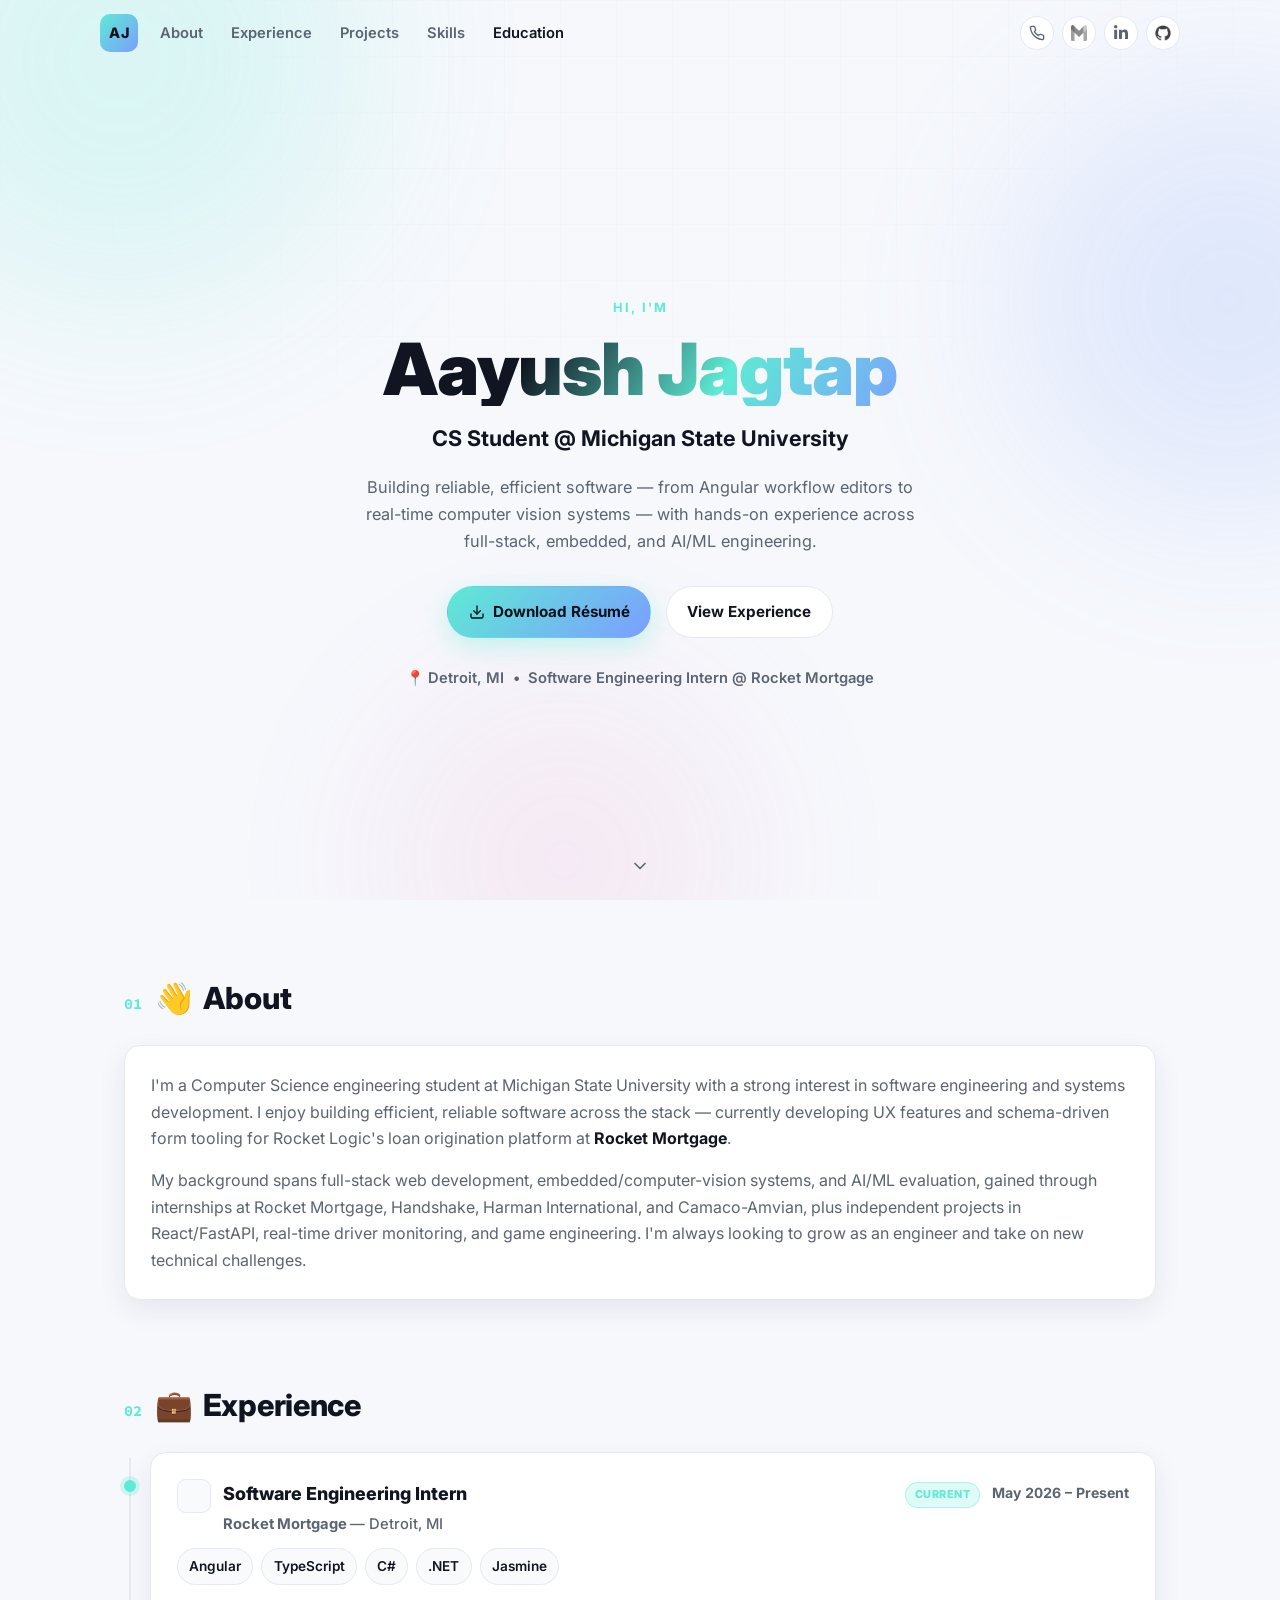
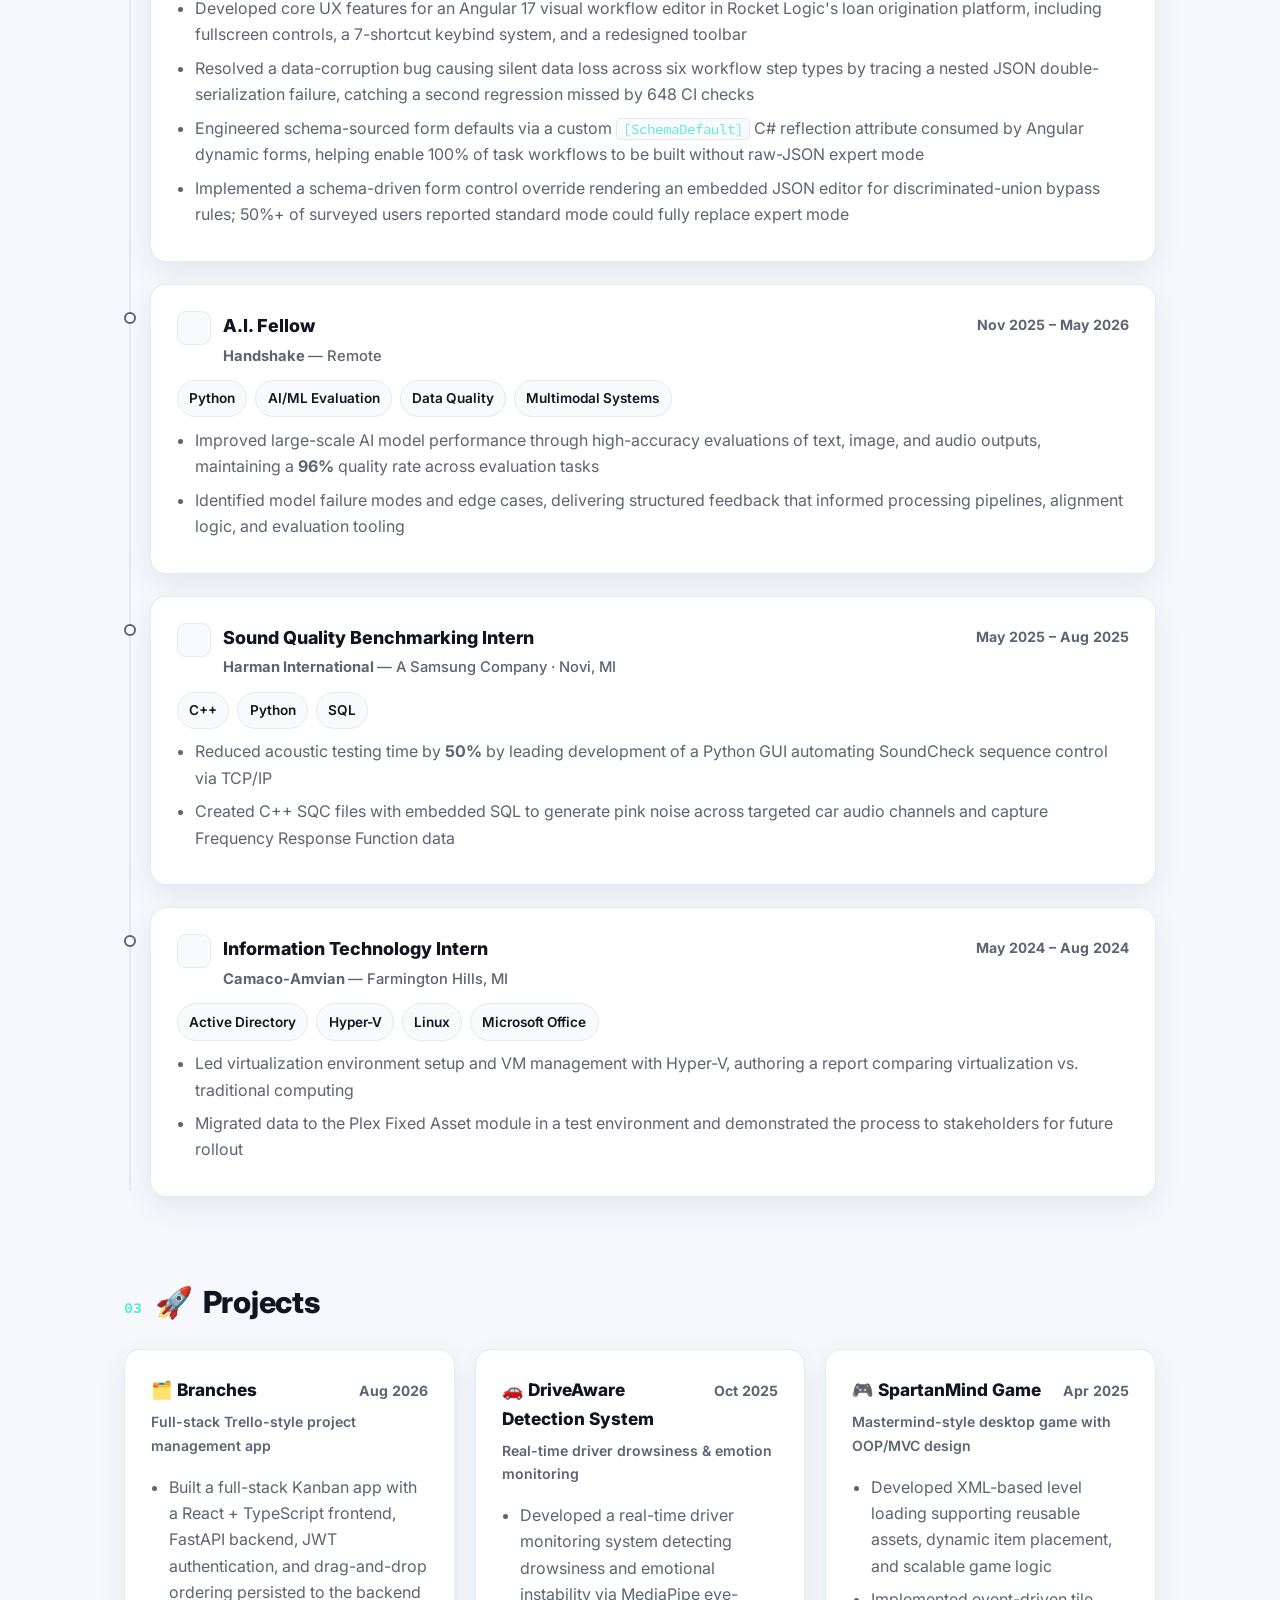
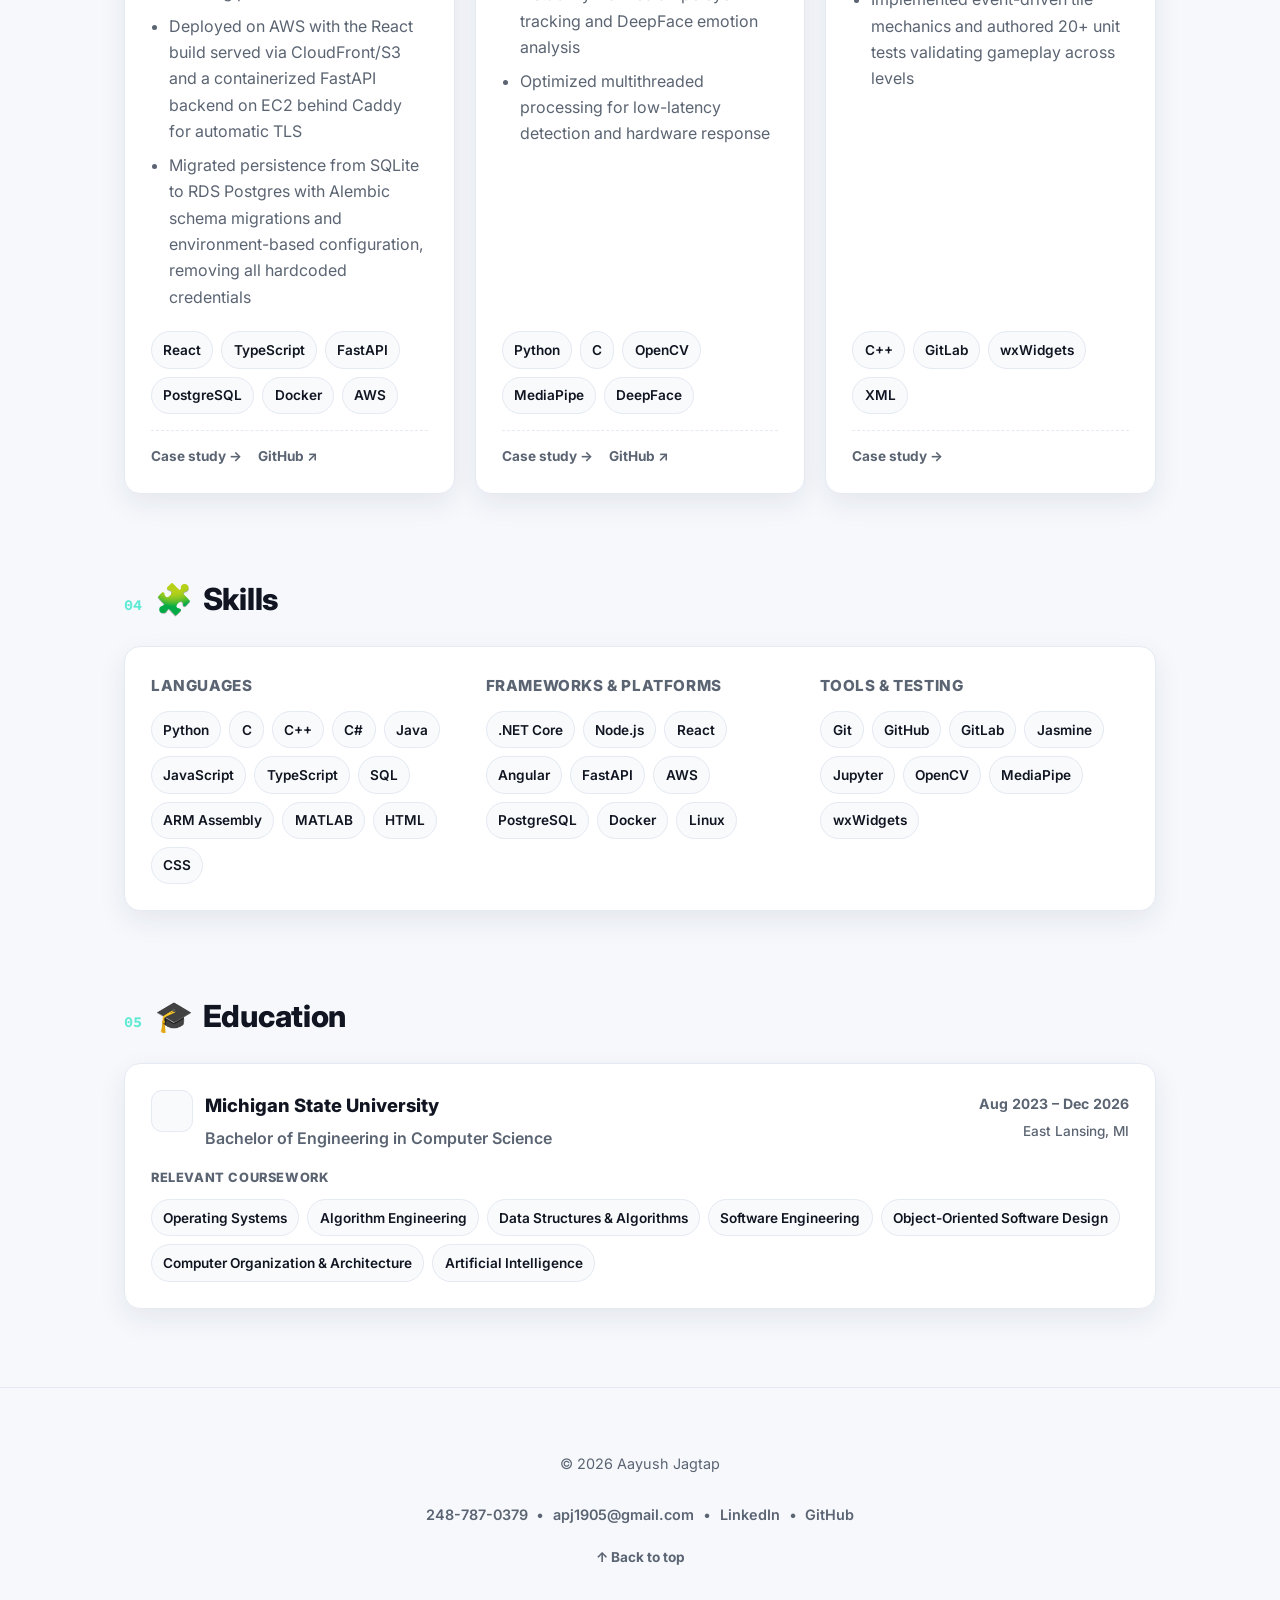
<file: index.html>
<!doctype html>
<html lang="en">
<head>
  <meta charset="utf-8" />
  <meta name="viewport" content="width=device-width,initial-scale=1" />
  <title>Aayush Jagtap — Software Engineer</title>
  <meta name="description" content="Aayush Jagtap — Computer Science student at Michigan State University and Software Engineering Intern at Rocket Mortgage." />
  <meta name="color-scheme" content="light dark" />
  <meta name="theme-color" content="#f6f8fc" media="(prefers-color-scheme: light)" />
  <meta name="theme-color" content="#0a0e17" media="(prefers-color-scheme: dark)" />

  <link rel="preconnect" href="https://fonts.googleapis.com">
  <link rel="preconnect" href="https://fonts.gstatic.com" crossorigin>
  <link href="https://fonts.googleapis.com/css2?family=Inter:wght@400;500;600;700;800;900&family=Source+Code+Pro:wght@500&display=swap" rel="stylesheet">
  <link rel="stylesheet" href="styles.css?v=3" />
  <link rel="icon" href="data:image/svg+xml,%3Csvg xmlns='http://www.w3.org/2000/svg' viewBox='0 0 64 64'%3E%3Crect width='64' height='64' rx='14' fill='%230a0e17'/%3E%3Ctext x='32' y='42' font-family='Arial,Helvetica,sans-serif' font-weight='700' font-size='26' fill='%235eead4' text-anchor='middle'%3EAJ%3C/text%3E%3C/svg%3E">
</head>

<body>
  <a class="skip-link" href="#main">Skip to content</a>

  <div class="bg-decor" aria-hidden="true">
    <span class="orb orb-a"></span>
    <span class="orb orb-b"></span>
    <span class="orb orb-c"></span>
    <div class="grid-overlay"></div>
  </div>

  <header class="site-header" id="siteHeader">
    <div class="container header-inner">
      <a href="#hero" class="brand">AJ</a>

      <nav class="nav" aria-label="Sections">
        <a href="#about" data-nav>About</a>
        <a href="#experience" data-nav>Experience</a>
        <a href="#projects" data-nav>Projects</a>
        <a href="#skills" data-nav>Skills</a>
        <a href="#education" data-nav>Education</a>
      </nav>

      <div class="contact">
        <a href="tel:+12487870379" class="chip" aria-label="Phone" title="Call">
          <svg width="16" height="16" viewBox="0 0 24 24" fill="none" stroke="currentColor" stroke-width="2" stroke-linecap="round" stroke-linejoin="round"><path d="M22 16.92v3a2 2 0 0 1-2.18 2 19.79 19.79 0 0 1-8.63-3.07 19.5 19.5 0 0 1-6-6 19.79 19.79 0 0 1-3.07-8.67A2 2 0 0 1 4.11 2h3a2 2 0 0 1 2 1.72c.127.96.362 1.903.7 2.81a2 2 0 0 1-.45 2.11L8.09 9.91a16 16 0 0 0 6 6l1.27-1.27a2 2 0 0 1 2.11-.45c.907.338 1.85.573 2.81.7A2 2 0 0 1 22 16.92z"/></svg>
        </a>
        <a href="mailto:apj1905@gmail.com" class="chip" aria-label="Email" title="Email">
          <img src="gmail.png" alt="" width="16" height="16" />
        </a>
        <a href="https://www.linkedin.com/in/aayush-jagtap" class="chip" target="_blank" rel="noopener" aria-label="LinkedIn" title="LinkedIn">
          <svg width="16" height="16" viewBox="0 0 448 512" fill="currentColor"><path d="M100.28 448H7.4V148.9h92.88zm-46.44-340.7C24.1 107.3 0 83.2 0 53.6 0 24 24.1 0 53.6 0c29.5 0 53.6 24 53.6 53.6 0 29.6-24.1 53.7-53.6 53.7zM447.9 448h-92.4V304.1c0-34.2-.7-78.2-47.6-78.2-47.7 0-55 37.3-55 75.8V448H160V148.9h88.7v40.8h1.3c12.4-23.6 42.6-48.4 87.6-48.4 93.7 0 111.1 61.7 111.1 141.9V448z"/></svg>
        </a>
        <a href="https://github.com/aayushjagtap" class="chip" target="_blank" rel="noopener" aria-label="GitHub" title="GitHub">
          <img src="github.png" alt="" width="16" height="16" />
        </a>
      </div>

      <button class="nav-toggle" id="navToggle" aria-label="Toggle menu" aria-expanded="false">
        <span></span><span></span><span></span>
      </button>
    </div>
  </header>

  <main id="main">

    <!-- Hero -->
    <section id="hero" class="hero">
      <div class="container hero-inner">
        <p class="eyebrow reveal">Hi, I'm</p>
        <h1 class="name reveal">Aayush Jagtap</h1>
        <p class="tagline reveal">CS Student @ Michigan State University</p>
        <p class="hero-sub reveal">
          Building reliable, efficient software — from Angular workflow editors to real-time
          computer vision systems — with hands-on experience across full-stack, embedded,
          and AI/ML engineering.
        </p>
        <div class="hero-actions reveal">
          <a class="btn btn-primary" href="Aayush_Jagtap_Resume.pdf" target="_blank" rel="noopener">
            <svg width="16" height="16" viewBox="0 0 24 24" fill="none" stroke="currentColor" stroke-width="2" stroke-linecap="round" stroke-linejoin="round"><path d="M21 15v4a2 2 0 0 1-2 2H5a2 2 0 0 1-2-2v-4"/><polyline points="7 10 12 15 17 10"/><line x1="12" y1="15" x2="12" y2="3"/></svg>
            Download Résumé
          </a>
          <a class="btn btn-ghost" href="#experience">
            View Experience
          </a>
        </div>
        <div class="hero-meta reveal">
          <span>📍 Detroit, MI</span>
          <span class="dot">•</span>
          <span>Software Engineering Intern @ Rocket Mortgage</span>
        </div>
      </div>
      <a href="#about" class="scroll-cue" aria-label="Scroll down">
        <svg width="20" height="20" viewBox="0 0 24 24" fill="none" stroke="currentColor" stroke-width="2" stroke-linecap="round" stroke-linejoin="round"><polyline points="6 9 12 15 18 9"/></svg>
      </a>
    </section>

    <div class="container">
      <!-- About -->
      <section id="about" class="section reveal-section">
        <div class="section-head">
          <span class="section-index">01</span>
          <h2><span class="h2-emoji" aria-hidden="true">👋</span> About</h2>
        </div>
        <div class="card about-card">
          <p>
            I'm a Computer Science engineering student at Michigan State University with a strong
            interest in software engineering and systems development. I enjoy building efficient,
            reliable software across the stack — currently developing UX features and schema-driven
            form tooling for Rocket Logic's loan origination platform at <strong>Rocket Mortgage</strong>.
          </p>
          <p>
            My background spans full-stack web development, embedded/computer-vision systems, and
            AI/ML evaluation, gained through internships at Rocket Mortgage, Handshake, Harman
            International, and Camaco-Amvian, plus independent projects in React/FastAPI, real-time
            driver monitoring, and game engineering. I'm always looking to grow as an engineer and
            take on new technical challenges.
          </p>
        </div>
      </section>

      <!-- Experience -->
      <section id="experience" class="section reveal-section">
        <div class="section-head">
          <span class="section-index">02</span>
          <h2><span class="h2-emoji" aria-hidden="true">💼</span> Experience</h2>
        </div>

        <div class="timeline">

          <article class="tl-item">
            <div class="tl-dot current" aria-hidden="true"></div>
            <div class="card tl-card">
              <div class="tl-card-head">
                <div class="org-row">
                  <span class="org-logo" data-logo-domain="rocketmortgage.com" aria-hidden="true"></span>
                  <div>
                    <h3>Software Engineering Intern</h3>
                    <p class="org">Rocket Mortgage <span class="muted">— Detroit, MI</span></p>
                  </div>
                </div>
                <div class="meta">
                  <span class="badge badge-current">Current</span>
                  <time class="date-range">May 2026 – Present</time>
                </div>
              </div>
              <ul class="tags tags-tech">
                <li>Angular</li><li>TypeScript</li><li>C#</li><li>.NET</li><li>Jasmine</li>
              </ul>
              <ul class="bullets">
                <li>Developed core UX features for an Angular 17 visual workflow editor in Rocket Logic's loan origination platform, including fullscreen controls, a 7-shortcut keybind system, and a redesigned toolbar</li>
                <li>Resolved a data-corruption bug causing silent data loss across six workflow step types by tracing a nested JSON double-serialization failure, catching a second regression missed by 648 CI checks</li>
                <li>Engineered schema-sourced form defaults via a custom <code>[SchemaDefault]</code> C# reflection attribute consumed by Angular dynamic forms, helping enable 100% of task workflows to be built without raw-JSON expert mode</li>
                <li>Implemented a schema-driven form control override rendering an embedded JSON editor for discriminated-union bypass rules; 50%+ of surveyed users reported standard mode could fully replace expert mode</li>
              </ul>
            </div>
          </article>

          <article class="tl-item">
            <div class="tl-dot" aria-hidden="true"></div>
            <div class="card tl-card">
              <div class="tl-card-head">
                <div class="org-row">
                  <span class="org-logo" data-logo-domain="joinhandshake.com" aria-hidden="true"></span>
                  <div>
                    <h3>A.I. Fellow</h3>
                    <p class="org">Handshake <span class="muted">— Remote</span></p>
                  </div>
                </div>
                <div class="meta">
                  <time class="date-range">Nov 2025 – May 2026</time>
                </div>
              </div>
              <ul class="tags tags-tech">
                <li>Python</li><li>AI/ML Evaluation</li><li>Data Quality</li><li>Multimodal Systems</li>
              </ul>
              <ul class="bullets">
                <li>Improved large-scale AI model performance through high-accuracy evaluations of text, image, and audio outputs, maintaining a <strong>96%</strong> quality rate across evaluation tasks</li>
                <li>Identified model failure modes and edge cases, delivering structured feedback that informed processing pipelines, alignment logic, and evaluation tooling</li>
              </ul>
            </div>
          </article>

          <article class="tl-item">
            <div class="tl-dot" aria-hidden="true"></div>
            <div class="card tl-card">
              <div class="tl-card-head">
                <div class="org-row">
                  <span class="org-logo" data-logo-domain="harman.com" aria-hidden="true"></span>
                  <div>
                    <h3>Sound Quality Benchmarking Intern</h3>
                    <p class="org">Harman International <span class="muted">— A Samsung Company · Novi, MI</span></p>
                  </div>
                </div>
                <div class="meta">
                  <time class="date-range">May 2025 – Aug 2025</time>
                </div>
              </div>
              <ul class="tags tags-tech">
                <li>C++</li><li>Python</li><li>SQL</li>
              </ul>
              <ul class="bullets">
                <li>Reduced acoustic testing time by <strong>50%</strong> by leading development of a Python GUI automating SoundCheck sequence control via TCP/IP</li>
                <li>Created C++ SQC files with embedded SQL to generate pink noise across targeted car audio channels and capture Frequency Response Function data</li>
              </ul>
            </div>
          </article>

          <article class="tl-item">
            <div class="tl-dot" aria-hidden="true"></div>
            <div class="card tl-card">
              <div class="tl-card-head">
                <div class="org-row">
                  <span class="org-logo" data-logo-domain="camaco.com" aria-hidden="true"></span>
                  <div>
                    <h3>Information Technology Intern</h3>
                    <p class="org">Camaco-Amvian <span class="muted">— Farmington Hills, MI</span></p>
                  </div>
                </div>
                <div class="meta">
                  <time class="date-range">May 2024 – Aug 2024</time>
                </div>
              </div>
              <ul class="tags tags-tech">
                <li>Active Directory</li><li>Hyper-V</li><li>Linux</li><li>Microsoft Office</li>
              </ul>
              <ul class="bullets">
                <li>Led virtualization environment setup and VM management with Hyper-V, authoring a report comparing virtualization vs. traditional computing</li>
                <li>Migrated data to the Plex Fixed Asset module in a test environment and demonstrated the process to stakeholders for future rollout</li>
              </ul>
            </div>
          </article>

        </div>
      </section>

      <!-- Projects -->
      <section id="projects" class="section reveal-section">
        <div class="section-head">
          <span class="section-index">03</span>
          <h2><span class="h2-emoji" aria-hidden="true">🚀</span> Projects</h2>
        </div>

        <div class="projects-grid">
          <article class="card project-card">
            <div class="project-head">
              <h3><a href="projects/branches.html">🗂️ Branches</a></h3>
              <time class="date-range">Aug 2026</time>
            </div>
            <p class="project-sub">Full-stack Trello-style project management app</p>
            <ul class="bullets">
              <li>Built a full-stack Kanban app with a React + TypeScript frontend, FastAPI backend, JWT authentication, and drag-and-drop ordering persisted to the backend</li>
              <li>Deployed on AWS with the React build served via CloudFront/S3 and a containerized FastAPI backend on EC2 behind Caddy for automatic TLS</li>
              <li>Migrated persistence from SQLite to RDS Postgres with Alembic schema migrations and environment-based configuration, removing all hardcoded credentials</li>
            </ul>
            <ul class="tags tags-tech">
              <li>React</li><li>TypeScript</li><li>FastAPI</li><li>PostgreSQL</li><li>Docker</li><li>AWS</li>
            </ul>
            <div class="project-links">
              <a class="project-link" href="projects/branches.html">Case study →</a>
              <a class="project-link" href="https://github.com/aayushjagtap/branches" target="_blank" rel="noopener">GitHub ↗</a>
            </div>
          </article>

          <article class="card project-card">
            <div class="project-head">
              <h3><a href="projects/driveaware.html">🚗 DriveAware Detection System</a></h3>
              <time class="date-range">Oct 2025</time>
            </div>
            <p class="project-sub">Real-time driver drowsiness &amp; emotion monitoring</p>
            <ul class="bullets">
              <li>Developed a real-time driver monitoring system detecting drowsiness and emotional instability via MediaPipe eye-tracking and DeepFace emotion analysis</li>
              <li>Optimized multithreaded processing for low-latency detection and hardware response</li>
            </ul>
            <ul class="tags tags-tech">
              <li>Python</li><li>C</li><li>OpenCV</li><li>MediaPipe</li><li>DeepFace</li>
            </ul>
            <div class="project-links">
              <a class="project-link" href="projects/driveaware.html">Case study →</a>
              <a class="project-link" href="https://github.com/Nick-McComb/Automotive-Expression-Detector" target="_blank" rel="noopener">GitHub ↗</a>
            </div>
          </article>

          <article class="card project-card">
            <div class="project-head">
              <h3><a href="projects/spartanmind.html">🎮 SpartanMind Game</a></h3>
              <time class="date-range">Apr 2025</time>
            </div>
            <p class="project-sub">Mastermind-style desktop game with OOP/MVC design</p>
            <ul class="bullets">
              <li>Developed XML-based level loading supporting reusable assets, dynamic item placement, and scalable game logic</li>
              <li>Implemented event-driven tile mechanics and authored 20+ unit tests validating gameplay across levels</li>
            </ul>
            <ul class="tags tags-tech">
              <li>C++</li><li>GitLab</li><li>wxWidgets</li><li>XML</li>
            </ul>
            <div class="project-links">
              <a class="project-link" href="projects/spartanmind.html">Case study →</a>
            </div>
          </article>
        </div>
      </section>

      <!-- Skills -->
      <section id="skills" class="section reveal-section">
        <div class="section-head">
          <span class="section-index">04</span>
          <h2><span class="h2-emoji" aria-hidden="true">🧩</span> Skills</h2>
        </div>

        <div class="card skills-card">
          <div class="skills-grid">
            <div class="skill-block">
              <h3>Languages</h3>
              <ul class="tags icon-tags" data-icons="python,c,cplusplus,csharp,java,javascript,typescript,html5,css3">
                <li data-icon="python">Python</li>
                <li data-icon="c">C</li>
                <li data-icon="cplusplus">C++</li>
                <li data-icon="csharp">C#</li>
                <li data-icon="java">Java</li>
                <li data-icon="javascript">JavaScript</li>
                <li data-icon="typescript">TypeScript</li>
                <li>SQL</li>
                <li>ARM Assembly</li>
                <li>MATLAB</li>
                <li data-icon="html5">HTML</li>
                <li data-icon="css3">CSS</li>
              </ul>
            </div>
            <div class="skill-block">
              <h3>Frameworks &amp; Platforms</h3>
              <ul class="tags icon-tags">
                <li data-icon="dotnet">.NET Core</li>
                <li data-icon="nodedotjs">Node.js</li>
                <li data-icon="react">React</li>
                <li data-icon="angular">Angular</li>
                <li data-icon="fastapi">FastAPI</li>
                <li data-icon="amazonaws">AWS</li>
                <li data-icon="postgresql">PostgreSQL</li>
                <li data-icon="docker">Docker</li>
                <li data-icon="linux">Linux</li>
              </ul>
            </div>
            <div class="skill-block">
              <h3>Tools &amp; Testing</h3>
              <ul class="tags icon-tags">
                <li data-icon="git">Git</li>
                <li data-icon="github">GitHub</li>
                <li data-icon="gitlab">GitLab</li>
                <li data-icon="jasmine">Jasmine</li>
                <li data-icon="jupyter">Jupyter</li>
                <li data-icon="opencv">OpenCV</li>
                <li>MediaPipe</li>
                <li>wxWidgets</li>
              </ul>
            </div>
          </div>
        </div>
      </section>

      <!-- Education -->
      <section id="education" class="section reveal-section">
        <div class="section-head">
          <span class="section-index">05</span>
          <h2><span class="h2-emoji" aria-hidden="true">🎓</span> Education</h2>
        </div>

        <div class="card edu-card">
          <div class="edu-head">
            <div class="org-row">
              <span class="org-logo org-logo-lg" data-logo-domain="msu.edu" aria-hidden="true"></span>
              <div>
                <h3>Michigan State University</h3>
                <p class="role">Bachelor of Engineering in Computer Science</p>
              </div>
            </div>
            <div class="meta">
              <time class="date-range">Aug 2023 – Dec 2026</time>
              <p class="muted loc">East Lansing, MI</p>
            </div>
          </div>
          <p class="courses-label muted">Relevant Coursework</p>
          <ul class="tags">
            <li>Operating Systems</li>
            <li>Algorithm Engineering</li>
            <li>Data Structures &amp; Algorithms</li>
            <li>Software Engineering</li>
            <li>Object-Oriented Software Design</li>
            <li>Computer Organization &amp; Architecture</li>
            <li>Artificial Intelligence</li>
          </ul>
        </div>
      </section>
    </div>
  </main>

  <footer class="site-footer">
    <div class="container footer-inner">
      <p>© <span id="year"></span> Aayush Jagtap</p>
      <div class="footer-links">
        <a href="tel:+12487870379">248-787-0379</a>
        <span class="dot">•</span>
        <a href="mailto:apj1905@gmail.com">apj1905@gmail.com</a>
        <span class="dot">•</span>
        <a href="https://www.linkedin.com/in/aayush-jagtap" target="_blank" rel="noopener">LinkedIn</a>
        <span class="dot">•</span>
        <a href="https://github.com/aayushjagtap" target="_blank" rel="noopener">GitHub</a>
      </div>
      <a href="#hero" class="back-to-top" aria-label="Back to top">↑ Back to top</a>
    </div>
  </footer>

  <script src="script.js?v=3"></script>
</body>
</html>
</file>
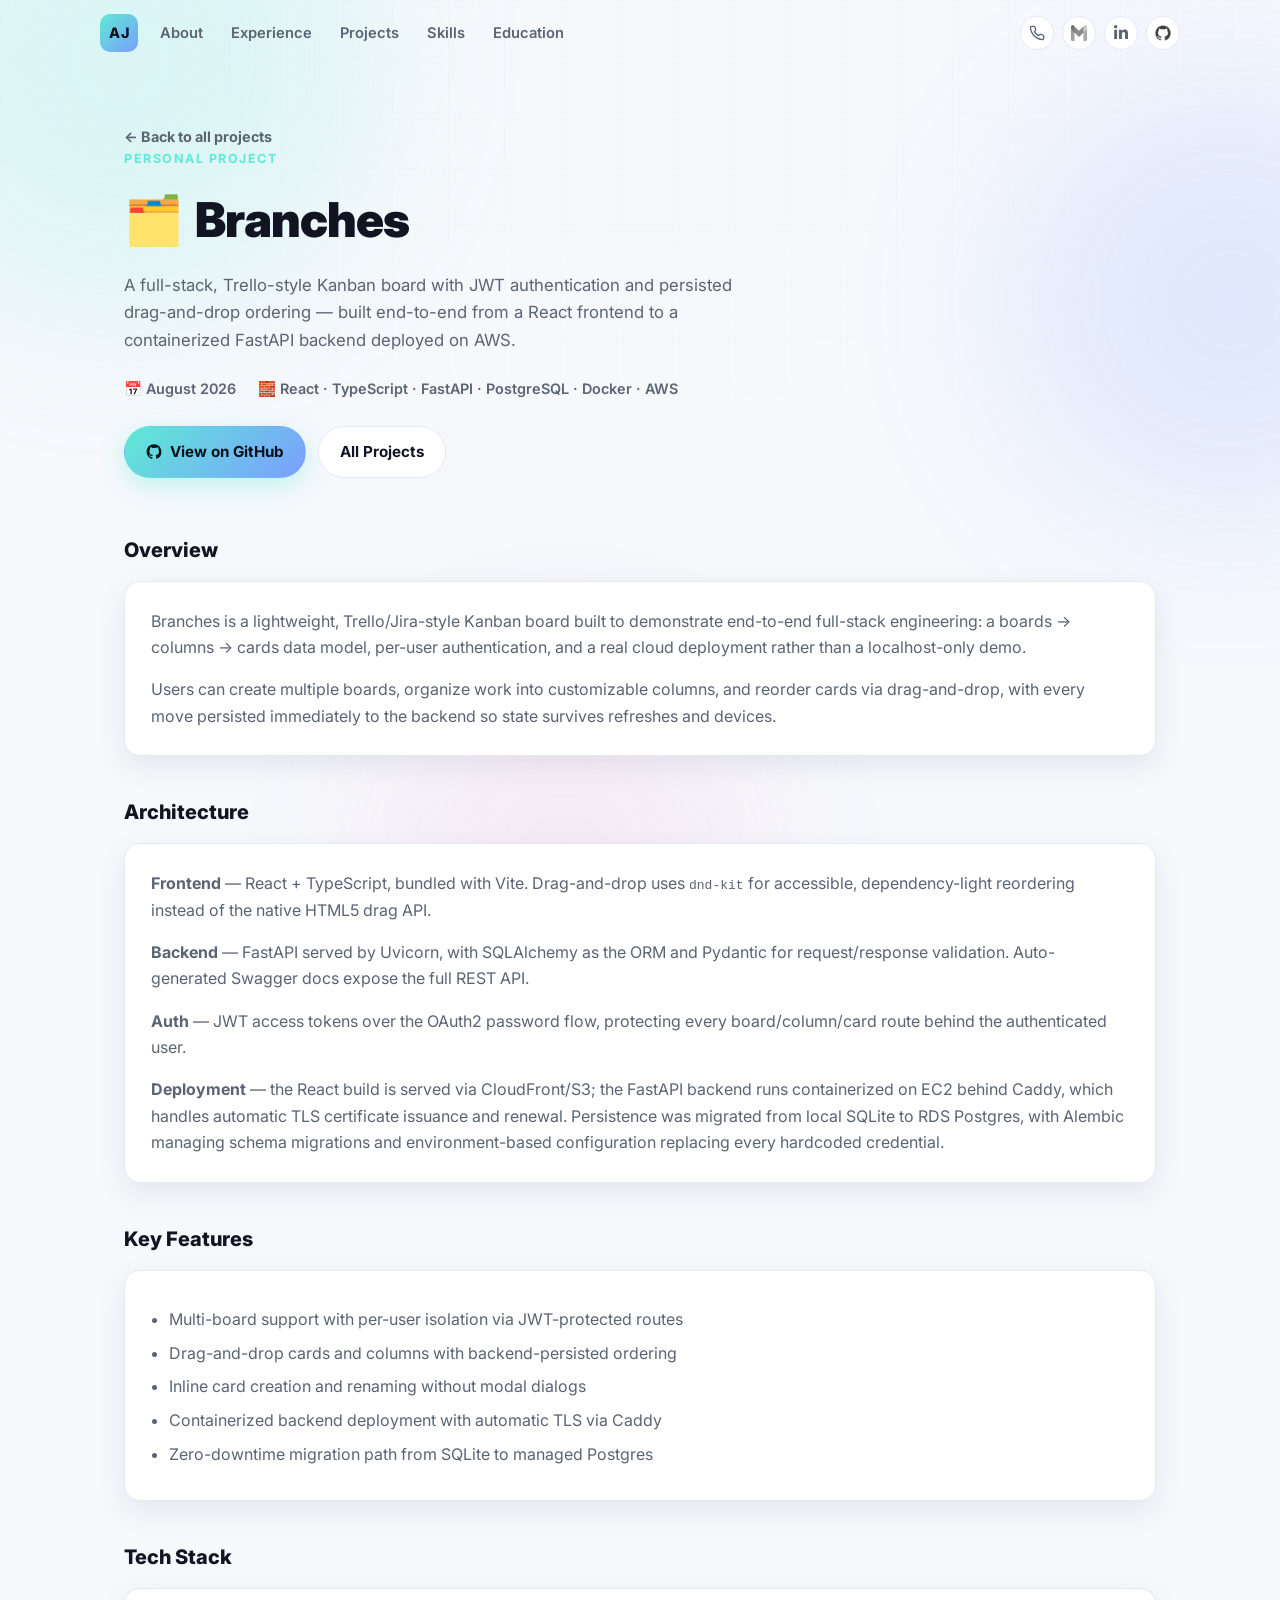
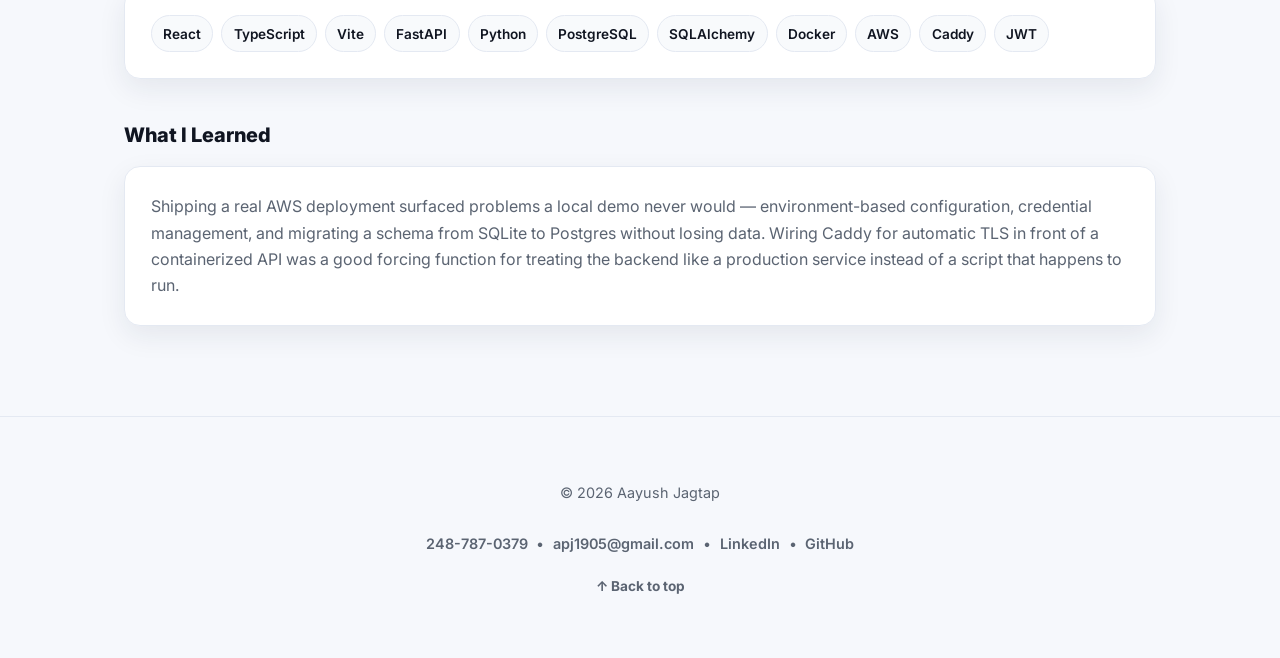
<file: projects/branches.html>
<!doctype html>
<html lang="en">
<head>
  <meta charset="utf-8" />
  <meta name="viewport" content="width=device-width,initial-scale=1" />
  <title>Branches — Aayush Jagtap</title>
  <meta name="description" content="Branches — a full-stack Trello-style Kanban board built with React, TypeScript, FastAPI, and deployed on AWS." />
  <meta name="color-scheme" content="light dark" />
  <meta name="theme-color" content="#f6f8fc" media="(prefers-color-scheme: light)" />
  <meta name="theme-color" content="#0a0e17" media="(prefers-color-scheme: dark)" />

  <link rel="preconnect" href="https://fonts.googleapis.com">
  <link rel="preconnect" href="https://fonts.gstatic.com" crossorigin>
  <link href="https://fonts.googleapis.com/css2?family=Inter:wght@400;500;600;700;800;900&family=Source+Code+Pro:wght@500&display=swap" rel="stylesheet">
  <link rel="stylesheet" href="../styles.css?v=3" />
  <link rel="icon" href="data:image/svg+xml,%3Csvg xmlns='http://www.w3.org/2000/svg' viewBox='0 0 64 64'%3E%3Crect width='64' height='64' rx='14' fill='%230a0e17'/%3E%3Ctext x='32' y='42' font-family='Arial,Helvetica,sans-serif' font-weight='700' font-size='26' fill='%235eead4' text-anchor='middle'%3EAJ%3C/text%3E%3C/svg%3E">
</head>

<body>
  <a class="skip-link" href="#main">Skip to content</a>

  <div class="bg-decor" aria-hidden="true">
    <span class="orb orb-a"></span>
    <span class="orb orb-b"></span>
    <span class="orb orb-c"></span>
    <div class="grid-overlay"></div>
  </div>

  <header class="site-header" id="siteHeader">
    <div class="container header-inner">
      <a href="../index.html#hero" class="brand">AJ</a>

      <nav class="nav" aria-label="Sections">
        <a href="../index.html#about">About</a>
        <a href="../index.html#experience">Experience</a>
        <a href="../index.html#projects">Projects</a>
        <a href="../index.html#skills">Skills</a>
        <a href="../index.html#education">Education</a>
      </nav>

      <div class="contact">
        <a href="tel:+12487870379" class="chip" aria-label="Phone" title="Call">
          <svg width="16" height="16" viewBox="0 0 24 24" fill="none" stroke="currentColor" stroke-width="2" stroke-linecap="round" stroke-linejoin="round"><path d="M22 16.92v3a2 2 0 0 1-2.18 2 19.79 19.79 0 0 1-8.63-3.07 19.5 19.5 0 0 1-6-6 19.79 19.79 0 0 1-3.07-8.67A2 2 0 0 1 4.11 2h3a2 2 0 0 1 2 1.72c.127.96.362 1.903.7 2.81a2 2 0 0 1-.45 2.11L8.09 9.91a16 16 0 0 0 6 6l1.27-1.27a2 2 0 0 1 2.11-.45c.907.338 1.85.573 2.81.7A2 2 0 0 1 22 16.92z"/></svg>
        </a>
        <a href="mailto:apj1905@gmail.com" class="chip" aria-label="Email" title="Email">
          <img src="../gmail.png" alt="" width="16" height="16" />
        </a>
        <a href="https://www.linkedin.com/in/aayush-jagtap" class="chip" target="_blank" rel="noopener" aria-label="LinkedIn" title="LinkedIn">
          <svg width="16" height="16" viewBox="0 0 448 512" fill="currentColor"><path d="M100.28 448H7.4V148.9h92.88zm-46.44-340.7C24.1 107.3 0 83.2 0 53.6 0 24 24.1 0 53.6 0c29.5 0 53.6 24 53.6 53.6 0 29.6-24.1 53.7-53.6 53.7zM447.9 448h-92.4V304.1c0-34.2-.7-78.2-47.6-78.2-47.7 0-55 37.3-55 75.8V448H160V148.9h88.7v40.8h1.3c12.4-23.6 42.6-48.4 87.6-48.4 93.7 0 111.1 61.7 111.1 141.9V448z"/></svg>
        </a>
        <a href="https://github.com/aayushjagtap" class="chip" target="_blank" rel="noopener" aria-label="GitHub" title="GitHub">
          <img src="../github.png" alt="" width="16" height="16" />
        </a>
      </div>

      <button class="nav-toggle" id="navToggle" aria-label="Toggle menu" aria-expanded="false">
        <span></span><span></span><span></span>
      </button>
    </div>
  </header>

  <main id="main">
    <div class="container">

      <section class="detail-hero reveal-section">
        <a href="../index.html#projects" class="back-link">← Back to all projects</a>
        <p class="detail-kicker">Personal Project</p>
        <h1 class="detail-title"><span class="emoji" aria-hidden="true">🗂️</span>Branches</h1>
        <p class="detail-sub">
          A full-stack, Trello-style Kanban board with JWT authentication and persisted
          drag-and-drop ordering — built end-to-end from a React frontend to a
          containerized FastAPI backend deployed on AWS.
        </p>
        <div class="detail-meta-row">
          <span>📅 August 2026</span>
          <span>🧱 React · TypeScript · FastAPI · PostgreSQL · Docker · AWS</span>
        </div>
        <div class="detail-actions">
          <a class="btn btn-primary" href="https://github.com/aayushjagtap/branches" target="_blank" rel="noopener">
            <svg width="16" height="16" viewBox="0 0 24 24" fill="currentColor"><path d="M12 .5C5.73.5.98 5.24.98 11.5c0 4.99 3.24 9.22 7.73 10.72.56.1.77-.24.77-.54v-2.12c-3.15.68-3.81-1.36-3.81-1.36-.51-1.3-1.25-1.65-1.25-1.65-1.03-.7.08-.68.08-.68 1.13.08 1.72 1.16 1.72 1.16 1.01 1.73 2.65 1.23 3.29.94.1-.73.4-1.23.72-1.51-2.52-.29-5.16-1.26-5.16-5.6 0-1.24.44-2.24 1.16-3.03-.12-.29-.5-1.46.11-3.04 0 0 .95-.3 3.13 1.16a10.9 10.9 0 0 1 5.7 0c2.17-1.46 3.12-1.16 3.12-1.16.62 1.58.23 2.75.11 3.04.72.79 1.16 1.79 1.16 3.03 0 4.35-2.65 5.31-5.17 5.59.41.35.77 1.04.77 2.1v3.11c0 .3.2.65.78.54A11.02 11.02 0 0 0 23.02 11.5C23.02 5.24 18.27.5 12 .5z"/></svg>
            View on GitHub
          </a>
          <a class="btn btn-ghost" href="../index.html#projects">All Projects</a>
        </div>
      </section>

      <section class="detail-section reveal-section">
        <h2>Overview</h2>
        <div class="card">
          <p>
            Branches is a lightweight, Trello/Jira-style Kanban board built to demonstrate
            end-to-end full-stack engineering: a boards → columns → cards data model,
            per-user authentication, and a real cloud deployment rather than a
            localhost-only demo.
          </p>
          <p>
            Users can create multiple boards, organize work into customizable columns,
            and reorder cards via drag-and-drop, with every move persisted immediately
            to the backend so state survives refreshes and devices.
          </p>
        </div>
      </section>

      <section class="detail-section reveal-section">
        <h2>Architecture</h2>
        <div class="card">
          <p><strong>Frontend</strong> — React + TypeScript, bundled with Vite. Drag-and-drop
            uses <code>dnd-kit</code> for accessible, dependency-light reordering instead of
            the native HTML5 drag API.</p>
          <p><strong>Backend</strong> — FastAPI served by Uvicorn, with SQLAlchemy as the ORM
            and Pydantic for request/response validation. Auto-generated Swagger docs expose
            the full REST API.</p>
          <p><strong>Auth</strong> — JWT access tokens over the OAuth2 password flow, protecting
            every board/column/card route behind the authenticated user.</p>
          <p><strong>Deployment</strong> — the React build is served via CloudFront/S3; the
            FastAPI backend runs containerized on EC2 behind Caddy, which handles automatic
            TLS certificate issuance and renewal. Persistence was migrated from local SQLite
            to RDS Postgres, with Alembic managing schema migrations and environment-based
            configuration replacing every hardcoded credential.</p>
        </div>
      </section>

      <section class="detail-section reveal-section">
        <h2>Key Features</h2>
        <div class="card">
          <ul class="bullets">
            <li>Multi-board support with per-user isolation via JWT-protected routes</li>
            <li>Drag-and-drop cards and columns with backend-persisted ordering</li>
            <li>Inline card creation and renaming without modal dialogs</li>
            <li>Containerized backend deployment with automatic TLS via Caddy</li>
            <li>Zero-downtime migration path from SQLite to managed Postgres</li>
          </ul>
        </div>
      </section>

      <section class="detail-section reveal-section">
        <h2>Tech Stack</h2>
        <div class="card">
          <ul class="tags icon-tags">
            <li data-icon="react">React</li>
            <li data-icon="typescript">TypeScript</li>
            <li data-icon="vite">Vite</li>
            <li data-icon="fastapi">FastAPI</li>
            <li data-icon="python">Python</li>
            <li data-icon="postgresql">PostgreSQL</li>
            <li data-icon="sqlalchemy">SQLAlchemy</li>
            <li data-icon="docker">Docker</li>
            <li data-icon="amazonaws">AWS</li>
            <li data-icon="caddy">Caddy</li>
            <li data-icon="jsonwebtokens">JWT</li>
          </ul>
        </div>
      </section>

      <section class="detail-section reveal-section">
        <h2>What I Learned</h2>
        <div class="card">
          <p>
            Shipping a real AWS deployment surfaced problems a local demo never would —
            environment-based configuration, credential management, and migrating a schema
            from SQLite to Postgres without losing data. Wiring Caddy for automatic TLS in
            front of a containerized API was a good forcing function for treating the
            backend like a production service instead of a script that happens to run.
          </p>
        </div>
      </section>

    </div>
  </main>

  <footer class="site-footer">
    <div class="container footer-inner">
      <p>© <span id="year"></span> Aayush Jagtap</p>
      <div class="footer-links">
        <a href="tel:+12487870379">248-787-0379</a>
        <span class="dot">•</span>
        <a href="mailto:apj1905@gmail.com">apj1905@gmail.com</a>
        <span class="dot">•</span>
        <a href="https://www.linkedin.com/in/aayush-jagtap" target="_blank" rel="noopener">LinkedIn</a>
        <span class="dot">•</span>
        <a href="https://github.com/aayushjagtap" target="_blank" rel="noopener">GitHub</a>
      </div>
      <a href="#main" class="back-to-top" aria-label="Back to top">↑ Back to top</a>
    </div>
  </footer>

  <script src="../script.js?v=3"></script>
</body>
</html>
</file>
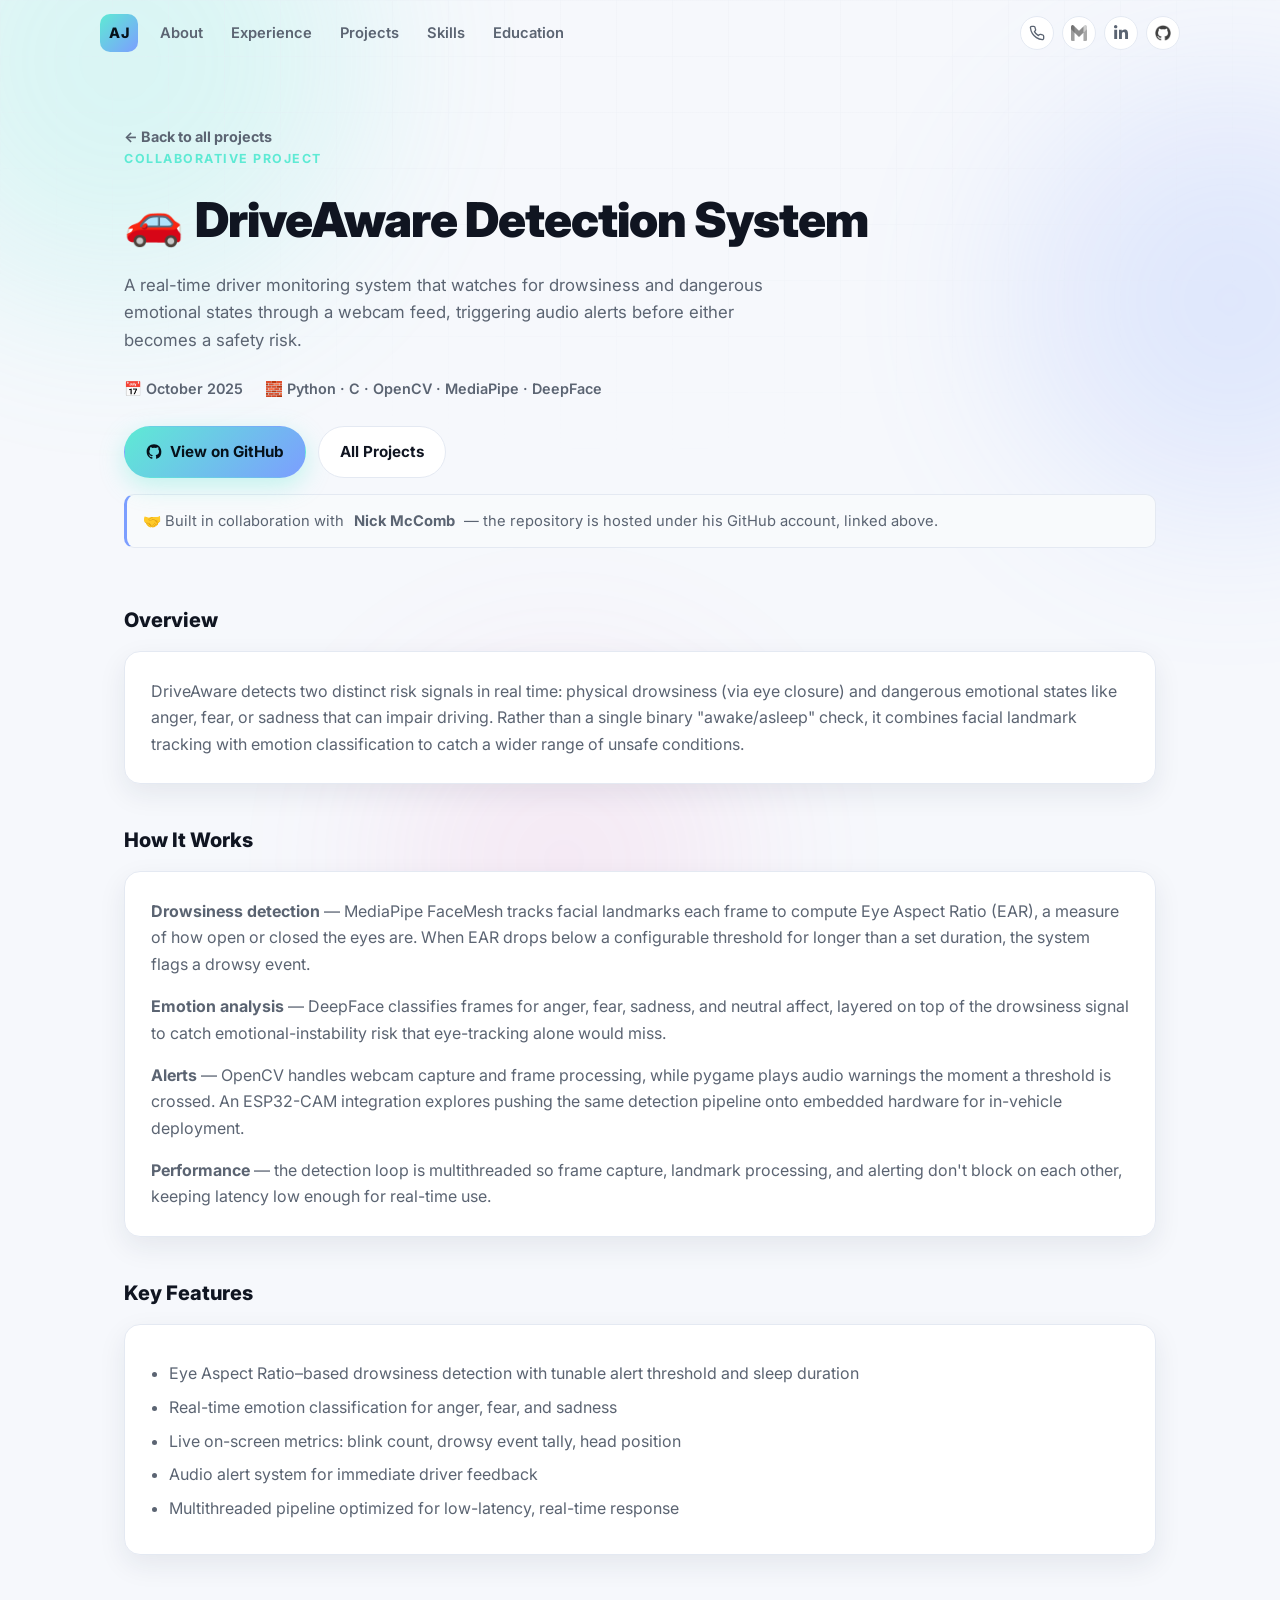
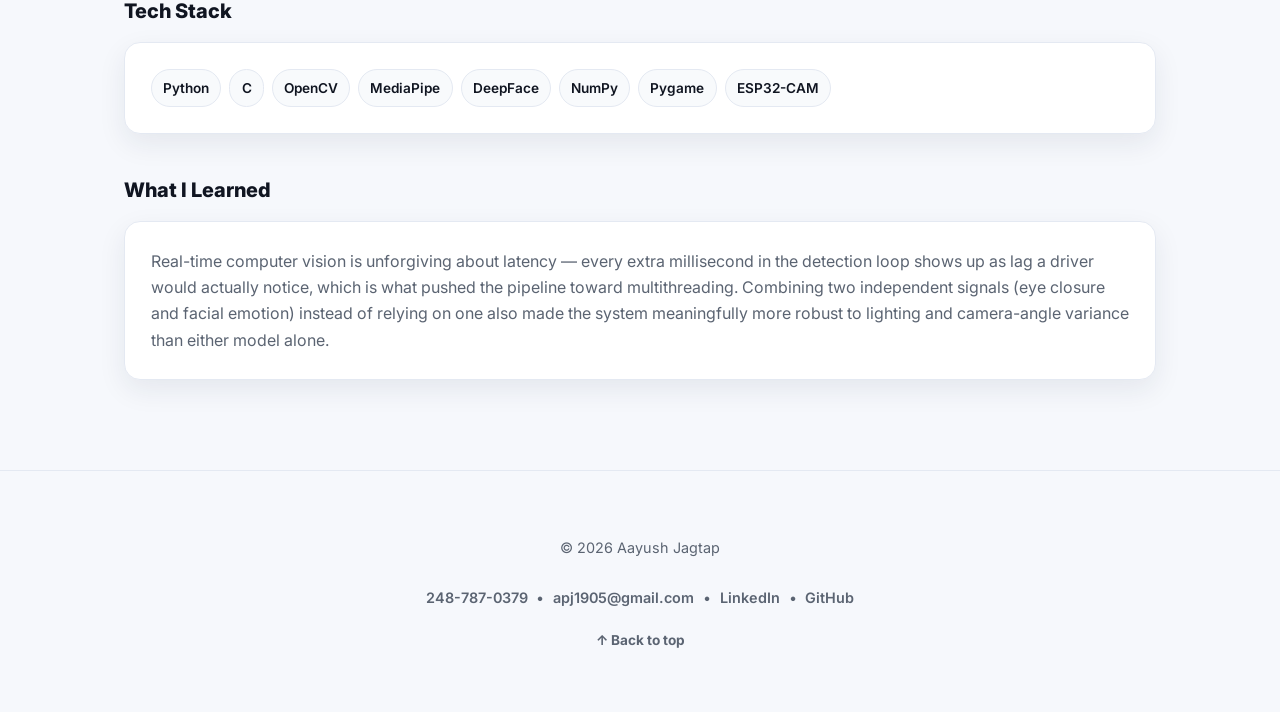
<file: projects/driveaware.html>
<!doctype html>
<html lang="en">
<head>
  <meta charset="utf-8" />
  <meta name="viewport" content="width=device-width,initial-scale=1" />
  <title>DriveAware Detection System — Aayush Jagtap</title>
  <meta name="description" content="DriveAware — a real-time driver drowsiness and emotion monitoring system using MediaPipe and DeepFace." />
  <meta name="color-scheme" content="light dark" />
  <meta name="theme-color" content="#f6f8fc" media="(prefers-color-scheme: light)" />
  <meta name="theme-color" content="#0a0e17" media="(prefers-color-scheme: dark)" />

  <link rel="preconnect" href="https://fonts.googleapis.com">
  <link rel="preconnect" href="https://fonts.gstatic.com" crossorigin>
  <link href="https://fonts.googleapis.com/css2?family=Inter:wght@400;500;600;700;800;900&family=Source+Code+Pro:wght@500&display=swap" rel="stylesheet">
  <link rel="stylesheet" href="../styles.css?v=3" />
  <link rel="icon" href="data:image/svg+xml,%3Csvg xmlns='http://www.w3.org/2000/svg' viewBox='0 0 64 64'%3E%3Crect width='64' height='64' rx='14' fill='%230a0e17'/%3E%3Ctext x='32' y='42' font-family='Arial,Helvetica,sans-serif' font-weight='700' font-size='26' fill='%235eead4' text-anchor='middle'%3EAJ%3C/text%3E%3C/svg%3E">
</head>

<body>
  <a class="skip-link" href="#main">Skip to content</a>

  <div class="bg-decor" aria-hidden="true">
    <span class="orb orb-a"></span>
    <span class="orb orb-b"></span>
    <span class="orb orb-c"></span>
    <div class="grid-overlay"></div>
  </div>

  <header class="site-header" id="siteHeader">
    <div class="container header-inner">
      <a href="../index.html#hero" class="brand">AJ</a>

      <nav class="nav" aria-label="Sections">
        <a href="../index.html#about">About</a>
        <a href="../index.html#experience">Experience</a>
        <a href="../index.html#projects">Projects</a>
        <a href="../index.html#skills">Skills</a>
        <a href="../index.html#education">Education</a>
      </nav>

      <div class="contact">
        <a href="tel:+12487870379" class="chip" aria-label="Phone" title="Call">
          <svg width="16" height="16" viewBox="0 0 24 24" fill="none" stroke="currentColor" stroke-width="2" stroke-linecap="round" stroke-linejoin="round"><path d="M22 16.92v3a2 2 0 0 1-2.18 2 19.79 19.79 0 0 1-8.63-3.07 19.5 19.5 0 0 1-6-6 19.79 19.79 0 0 1-3.07-8.67A2 2 0 0 1 4.11 2h3a2 2 0 0 1 2 1.72c.127.96.362 1.903.7 2.81a2 2 0 0 1-.45 2.11L8.09 9.91a16 16 0 0 0 6 6l1.27-1.27a2 2 0 0 1 2.11-.45c.907.338 1.85.573 2.81.7A2 2 0 0 1 22 16.92z"/></svg>
        </a>
        <a href="mailto:apj1905@gmail.com" class="chip" aria-label="Email" title="Email">
          <img src="../gmail.png" alt="" width="16" height="16" />
        </a>
        <a href="https://www.linkedin.com/in/aayush-jagtap" class="chip" target="_blank" rel="noopener" aria-label="LinkedIn" title="LinkedIn">
          <svg width="16" height="16" viewBox="0 0 448 512" fill="currentColor"><path d="M100.28 448H7.4V148.9h92.88zm-46.44-340.7C24.1 107.3 0 83.2 0 53.6 0 24 24.1 0 53.6 0c29.5 0 53.6 24 53.6 53.6 0 29.6-24.1 53.7-53.6 53.7zM447.9 448h-92.4V304.1c0-34.2-.7-78.2-47.6-78.2-47.7 0-55 37.3-55 75.8V448H160V148.9h88.7v40.8h1.3c12.4-23.6 42.6-48.4 87.6-48.4 93.7 0 111.1 61.7 111.1 141.9V448z"/></svg>
        </a>
        <a href="https://github.com/aayushjagtap" class="chip" target="_blank" rel="noopener" aria-label="GitHub" title="GitHub">
          <img src="../github.png" alt="" width="16" height="16" />
        </a>
      </div>

      <button class="nav-toggle" id="navToggle" aria-label="Toggle menu" aria-expanded="false">
        <span></span><span></span><span></span>
      </button>
    </div>
  </header>

  <main id="main">
    <div class="container">

      <section class="detail-hero reveal-section">
        <a href="../index.html#projects" class="back-link">← Back to all projects</a>
        <p class="detail-kicker">Collaborative Project</p>
        <h1 class="detail-title"><span class="emoji" aria-hidden="true">🚗</span>DriveAware Detection System</h1>
        <p class="detail-sub">
          A real-time driver monitoring system that watches for drowsiness and dangerous
          emotional states through a webcam feed, triggering audio alerts before either
          becomes a safety risk.
        </p>
        <div class="detail-meta-row">
          <span>📅 October 2025</span>
          <span>🧱 Python · C · OpenCV · MediaPipe · DeepFace</span>
        </div>
        <div class="detail-actions">
          <a class="btn btn-primary" href="https://github.com/Nick-McComb/Automotive-Expression-Detector" target="_blank" rel="noopener">
            <svg width="16" height="16" viewBox="0 0 24 24" fill="currentColor"><path d="M12 .5C5.73.5.98 5.24.98 11.5c0 4.99 3.24 9.22 7.73 10.72.56.1.77-.24.77-.54v-2.12c-3.15.68-3.81-1.36-3.81-1.36-.51-1.3-1.25-1.65-1.25-1.65-1.03-.7.08-.68.08-.68 1.13.08 1.72 1.16 1.72 1.16 1.01 1.73 2.65 1.23 3.29.94.1-.73.4-1.23.72-1.51-2.52-.29-5.16-1.26-5.16-5.6 0-1.24.44-2.24 1.16-3.03-.12-.29-.5-1.46.11-3.04 0 0 .95-.3 3.13 1.16a10.9 10.9 0 0 1 5.7 0c2.17-1.46 3.12-1.16 3.12-1.16.62 1.58.23 2.75.11 3.04.72.79 1.16 1.79 1.16 3.03 0 4.35-2.65 5.31-5.17 5.59.41.35.77 1.04.77 2.1v3.11c0 .3.2.65.78.54A11.02 11.02 0 0 0 23.02 11.5C23.02 5.24 18.27.5 12 .5z"/></svg>
            View on GitHub
          </a>
          <a class="btn btn-ghost" href="../index.html#projects">All Projects</a>
        </div>
        <div class="collab-note">
          🤝 Built in collaboration with <strong>Nick McComb</strong> — the repository is
          hosted under his GitHub account, linked above.
        </div>
      </section>

      <section class="detail-section reveal-section">
        <h2>Overview</h2>
        <div class="card">
          <p>
            DriveAware detects two distinct risk signals in real time: physical drowsiness
            (via eye closure) and dangerous emotional states like anger, fear, or sadness
            that can impair driving. Rather than a single binary "awake/asleep" check, it
            combines facial landmark tracking with emotion classification to catch a wider
            range of unsafe conditions.
          </p>
        </div>
      </section>

      <section class="detail-section reveal-section">
        <h2>How It Works</h2>
        <div class="card">
          <p><strong>Drowsiness detection</strong> — MediaPipe FaceMesh tracks facial
            landmarks each frame to compute Eye Aspect Ratio (EAR), a measure of how open
            or closed the eyes are. When EAR drops below a configurable threshold for
            longer than a set duration, the system flags a drowsy event.</p>
          <p><strong>Emotion analysis</strong> — DeepFace classifies frames for anger,
            fear, sadness, and neutral affect, layered on top of the drowsiness signal to
            catch emotional-instability risk that eye-tracking alone would miss.</p>
          <p><strong>Alerts</strong> — OpenCV handles webcam capture and frame processing,
            while pygame plays audio warnings the moment a threshold is crossed. An
            ESP32-CAM integration explores pushing the same detection pipeline onto
            embedded hardware for in-vehicle deployment.</p>
          <p><strong>Performance</strong> — the detection loop is multithreaded so frame
            capture, landmark processing, and alerting don't block on each other, keeping
            latency low enough for real-time use.</p>
        </div>
      </section>

      <section class="detail-section reveal-section">
        <h2>Key Features</h2>
        <div class="card">
          <ul class="bullets">
            <li>Eye Aspect Ratio–based drowsiness detection with tunable alert threshold and sleep duration</li>
            <li>Real-time emotion classification for anger, fear, and sadness</li>
            <li>Live on-screen metrics: blink count, drowsy event tally, head position</li>
            <li>Audio alert system for immediate driver feedback</li>
            <li>Multithreaded pipeline optimized for low-latency, real-time response</li>
          </ul>
        </div>
      </section>

      <section class="detail-section reveal-section">
        <h2>Tech Stack</h2>
        <div class="card">
          <ul class="tags icon-tags">
            <li data-icon="python">Python</li>
            <li data-icon="c">C</li>
            <li data-icon="opencv">OpenCV</li>
            <li>MediaPipe</li>
            <li>DeepFace</li>
            <li data-icon="numpy">NumPy</li>
            <li>Pygame</li>
            <li>ESP32-CAM</li>
          </ul>
        </div>
      </section>

      <section class="detail-section reveal-section">
        <h2>What I Learned</h2>
        <div class="card">
          <p>
            Real-time computer vision is unforgiving about latency — every extra
            millisecond in the detection loop shows up as lag a driver would actually
            notice, which is what pushed the pipeline toward multithreading. Combining two
            independent signals (eye closure and facial emotion) instead of relying on one
            also made the system meaningfully more robust to lighting and camera-angle
            variance than either model alone.
          </p>
        </div>
      </section>

    </div>
  </main>

  <footer class="site-footer">
    <div class="container footer-inner">
      <p>© <span id="year"></span> Aayush Jagtap</p>
      <div class="footer-links">
        <a href="tel:+12487870379">248-787-0379</a>
        <span class="dot">•</span>
        <a href="mailto:apj1905@gmail.com">apj1905@gmail.com</a>
        <span class="dot">•</span>
        <a href="https://www.linkedin.com/in/aayush-jagtap" target="_blank" rel="noopener">LinkedIn</a>
        <span class="dot">•</span>
        <a href="https://github.com/aayushjagtap" target="_blank" rel="noopener">GitHub</a>
      </div>
      <a href="#main" class="back-to-top" aria-label="Back to top">↑ Back to top</a>
    </div>
  </footer>

  <script src="../script.js?v=3"></script>
</body>
</html>
</file>
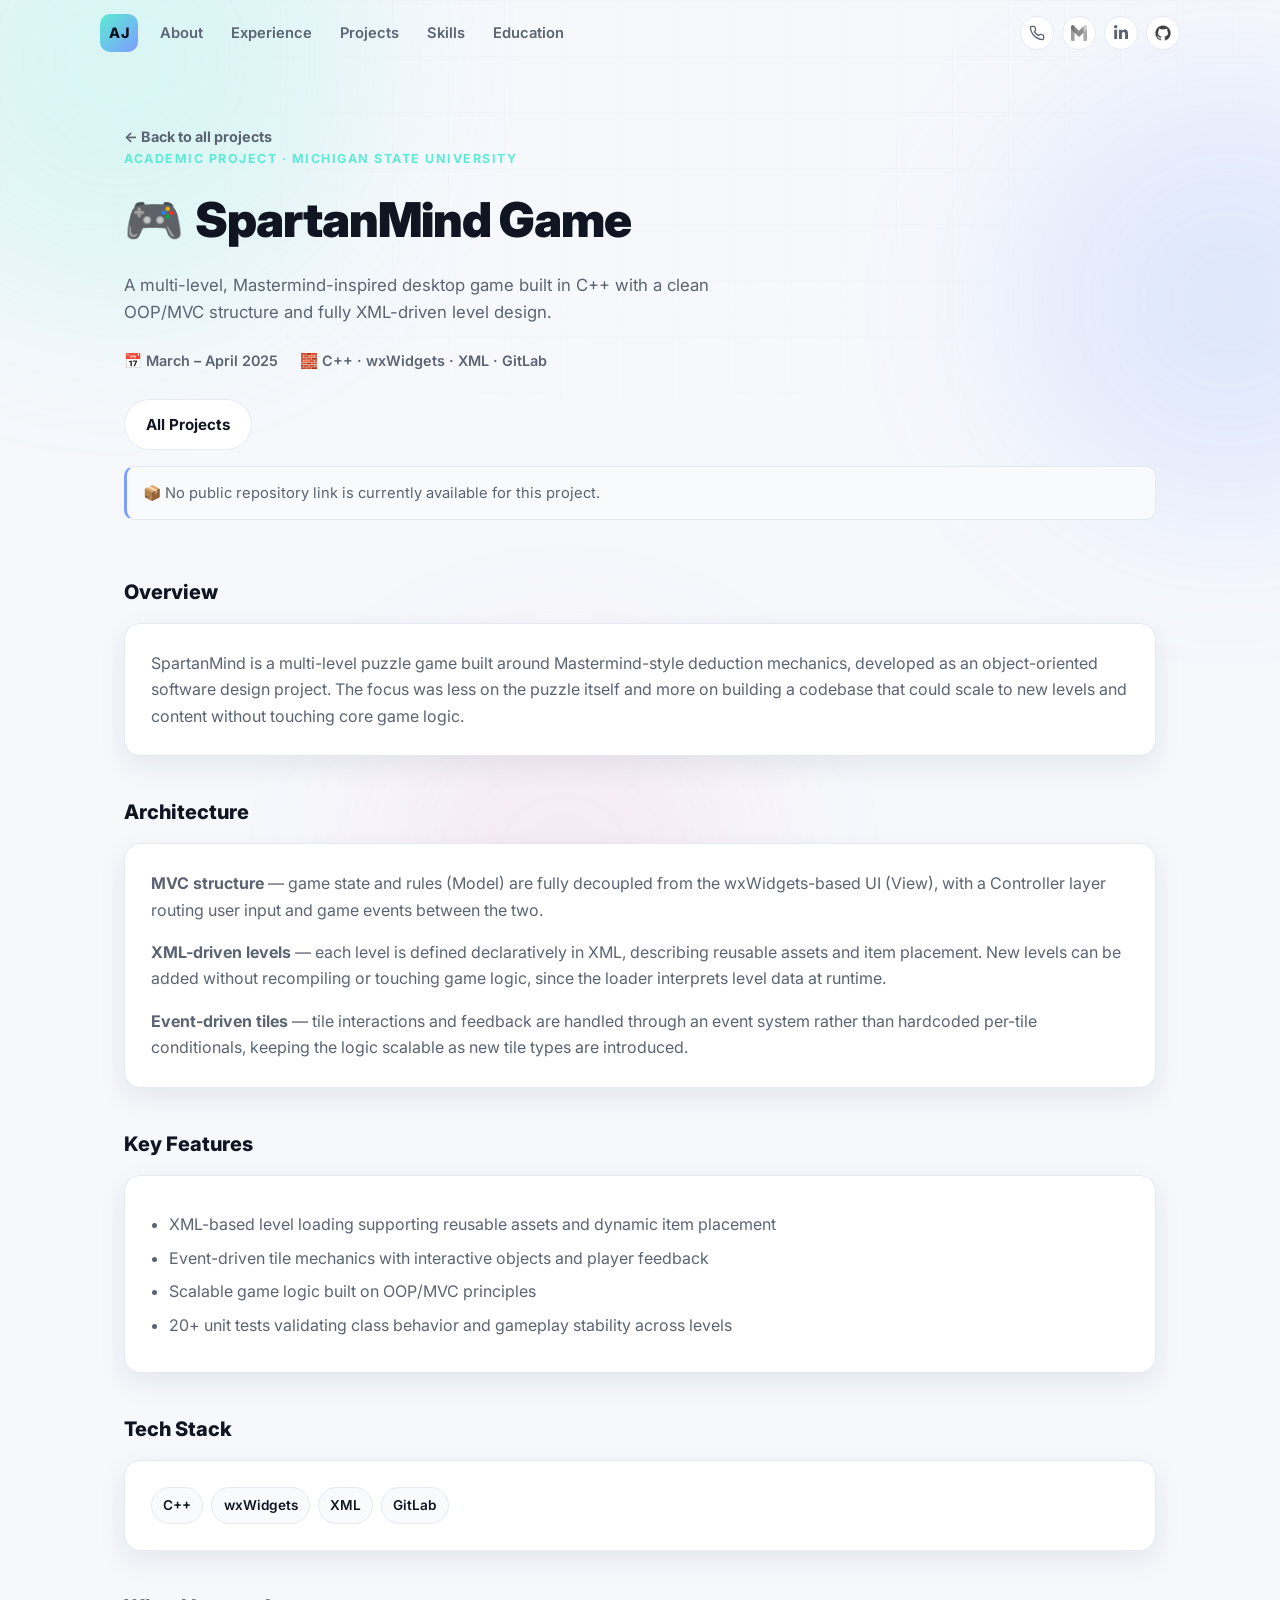
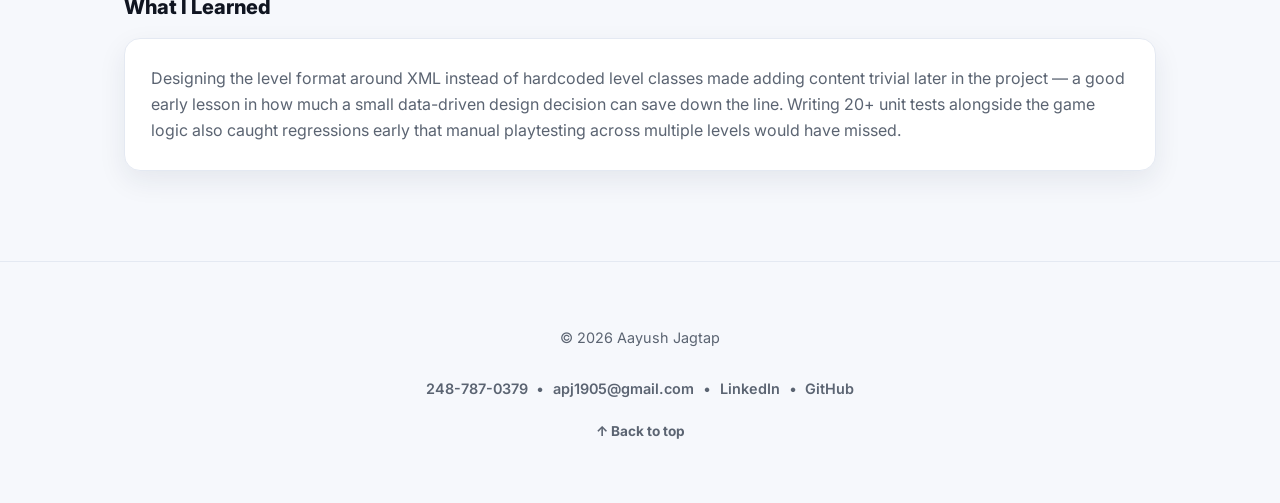
<file: projects/spartanmind.html>
<!doctype html>
<html lang="en">
<head>
  <meta charset="utf-8" />
  <meta name="viewport" content="width=device-width,initial-scale=1" />
  <title>SpartanMind Game — Aayush Jagtap</title>
  <meta name="description" content="SpartanMind — a Mastermind-style multi-level desktop game built with C++, wxWidgets, and XML-driven level design." />
  <meta name="color-scheme" content="light dark" />
  <meta name="theme-color" content="#f6f8fc" media="(prefers-color-scheme: light)" />
  <meta name="theme-color" content="#0a0e17" media="(prefers-color-scheme: dark)" />

  <link rel="preconnect" href="https://fonts.googleapis.com">
  <link rel="preconnect" href="https://fonts.gstatic.com" crossorigin>
  <link href="https://fonts.googleapis.com/css2?family=Inter:wght@400;500;600;700;800;900&family=Source+Code+Pro:wght@500&display=swap" rel="stylesheet">
  <link rel="stylesheet" href="../styles.css?v=3" />
  <link rel="icon" href="data:image/svg+xml,%3Csvg xmlns='http://www.w3.org/2000/svg' viewBox='0 0 64 64'%3E%3Crect width='64' height='64' rx='14' fill='%230a0e17'/%3E%3Ctext x='32' y='42' font-family='Arial,Helvetica,sans-serif' font-weight='700' font-size='26' fill='%235eead4' text-anchor='middle'%3EAJ%3C/text%3E%3C/svg%3E">
</head>

<body>
  <a class="skip-link" href="#main">Skip to content</a>

  <div class="bg-decor" aria-hidden="true">
    <span class="orb orb-a"></span>
    <span class="orb orb-b"></span>
    <span class="orb orb-c"></span>
    <div class="grid-overlay"></div>
  </div>

  <header class="site-header" id="siteHeader">
    <div class="container header-inner">
      <a href="../index.html#hero" class="brand">AJ</a>

      <nav class="nav" aria-label="Sections">
        <a href="../index.html#about">About</a>
        <a href="../index.html#experience">Experience</a>
        <a href="../index.html#projects">Projects</a>
        <a href="../index.html#skills">Skills</a>
        <a href="../index.html#education">Education</a>
      </nav>

      <div class="contact">
        <a href="tel:+12487870379" class="chip" aria-label="Phone" title="Call">
          <svg width="16" height="16" viewBox="0 0 24 24" fill="none" stroke="currentColor" stroke-width="2" stroke-linecap="round" stroke-linejoin="round"><path d="M22 16.92v3a2 2 0 0 1-2.18 2 19.79 19.79 0 0 1-8.63-3.07 19.5 19.5 0 0 1-6-6 19.79 19.79 0 0 1-3.07-8.67A2 2 0 0 1 4.11 2h3a2 2 0 0 1 2 1.72c.127.96.362 1.903.7 2.81a2 2 0 0 1-.45 2.11L8.09 9.91a16 16 0 0 0 6 6l1.27-1.27a2 2 0 0 1 2.11-.45c.907.338 1.85.573 2.81.7A2 2 0 0 1 22 16.92z"/></svg>
        </a>
        <a href="mailto:apj1905@gmail.com" class="chip" aria-label="Email" title="Email">
          <img src="../gmail.png" alt="" width="16" height="16" />
        </a>
        <a href="https://www.linkedin.com/in/aayush-jagtap" class="chip" target="_blank" rel="noopener" aria-label="LinkedIn" title="LinkedIn">
          <svg width="16" height="16" viewBox="0 0 448 512" fill="currentColor"><path d="M100.28 448H7.4V148.9h92.88zm-46.44-340.7C24.1 107.3 0 83.2 0 53.6 0 24 24.1 0 53.6 0c29.5 0 53.6 24 53.6 53.6 0 29.6-24.1 53.7-53.6 53.7zM447.9 448h-92.4V304.1c0-34.2-.7-78.2-47.6-78.2-47.7 0-55 37.3-55 75.8V448H160V148.9h88.7v40.8h1.3c12.4-23.6 42.6-48.4 87.6-48.4 93.7 0 111.1 61.7 111.1 141.9V448z"/></svg>
        </a>
        <a href="https://github.com/aayushjagtap" class="chip" target="_blank" rel="noopener" aria-label="GitHub" title="GitHub">
          <img src="../github.png" alt="" width="16" height="16" />
        </a>
      </div>

      <button class="nav-toggle" id="navToggle" aria-label="Toggle menu" aria-expanded="false">
        <span></span><span></span><span></span>
      </button>
    </div>
  </header>

  <main id="main">
    <div class="container">

      <section class="detail-hero reveal-section">
        <a href="../index.html#projects" class="back-link">← Back to all projects</a>
        <p class="detail-kicker">Academic Project · Michigan State University</p>
        <h1 class="detail-title"><span class="emoji" aria-hidden="true">🎮</span>SpartanMind Game</h1>
        <p class="detail-sub">
          A multi-level, Mastermind-inspired desktop game built in C++ with a clean
          OOP/MVC structure and fully XML-driven level design.
        </p>
        <div class="detail-meta-row">
          <span>📅 March – April 2025</span>
          <span>🧱 C++ · wxWidgets · XML · GitLab</span>
        </div>
        <div class="detail-actions">
          <a class="btn btn-ghost" href="../index.html#projects">All Projects</a>
        </div>
        <div class="collab-note">
          📦 No public repository link is currently available for this project.
        </div>
      </section>

      <section class="detail-section reveal-section">
        <h2>Overview</h2>
        <div class="card">
          <p>
            SpartanMind is a multi-level puzzle game built around Mastermind-style
            deduction mechanics, developed as an object-oriented software design project.
            The focus was less on the puzzle itself and more on building a codebase that
            could scale to new levels and content without touching core game logic.
          </p>
        </div>
      </section>

      <section class="detail-section reveal-section">
        <h2>Architecture</h2>
        <div class="card">
          <p><strong>MVC structure</strong> — game state and rules (Model) are fully
            decoupled from the wxWidgets-based UI (View), with a Controller layer routing
            user input and game events between the two.</p>
          <p><strong>XML-driven levels</strong> — each level is defined declaratively in
            XML, describing reusable assets and item placement. New levels can be added
            without recompiling or touching game logic, since the loader interprets level
            data at runtime.</p>
          <p><strong>Event-driven tiles</strong> — tile interactions and feedback are
            handled through an event system rather than hardcoded per-tile conditionals,
            keeping the logic scalable as new tile types are introduced.</p>
        </div>
      </section>

      <section class="detail-section reveal-section">
        <h2>Key Features</h2>
        <div class="card">
          <ul class="bullets">
            <li>XML-based level loading supporting reusable assets and dynamic item placement</li>
            <li>Event-driven tile mechanics with interactive objects and player feedback</li>
            <li>Scalable game logic built on OOP/MVC principles</li>
            <li>20+ unit tests validating class behavior and gameplay stability across levels</li>
          </ul>
        </div>
      </section>

      <section class="detail-section reveal-section">
        <h2>Tech Stack</h2>
        <div class="card">
          <ul class="tags icon-tags">
            <li data-icon="cplusplus">C++</li>
            <li>wxWidgets</li>
            <li>XML</li>
            <li data-icon="gitlab">GitLab</li>
          </ul>
        </div>
      </section>

      <section class="detail-section reveal-section">
        <h2>What I Learned</h2>
        <div class="card">
          <p>
            Designing the level format around XML instead of hardcoded level classes made
            adding content trivial later in the project — a good early lesson in how much
            a small data-driven design decision can save down the line. Writing 20+ unit
            tests alongside the game logic also caught regressions early that manual
            playtesting across multiple levels would have missed.
          </p>
        </div>
      </section>

    </div>
  </main>

  <footer class="site-footer">
    <div class="container footer-inner">
      <p>© <span id="year"></span> Aayush Jagtap</p>
      <div class="footer-links">
        <a href="tel:+12487870379">248-787-0379</a>
        <span class="dot">•</span>
        <a href="mailto:apj1905@gmail.com">apj1905@gmail.com</a>
        <span class="dot">•</span>
        <a href="https://www.linkedin.com/in/aayush-jagtap" target="_blank" rel="noopener">LinkedIn</a>
        <span class="dot">•</span>
        <a href="https://github.com/aayushjagtap" target="_blank" rel="noopener">GitHub</a>
      </div>
      <a href="#main" class="back-to-top" aria-label="Back to top">↑ Back to top</a>
    </div>
  </footer>

  <script src="../script.js?v=3"></script>
</body>
</html>
</file>
<file: styles.css>
/* ============ Root / Theme ============ */
/* Light is the default (and fallback) theme; dark only applies once the
   browser has resolved prefers-color-scheme. Keeping light as the base
   avoids a dark flash on a cold load, before that media query settles. */
:root{
  --bg:#f6f8fc; --bg-2:#eef1f8; --panel:#ffffff; --panel-2:#f8fafc;
  --text:#101521; --text-muted:#5b6472;
  --border:#e4e9f2; --shadow: 0 10px 28px rgba(30,40,60,.08);
  --accent: #5eead4;
  --accent-2: #7c9eff;
  --accent-3: #f472b6;
  --radius: 16px;
  --radius-sm: 10px;
  --maxw: 1080px;
}

@media (prefers-color-scheme: dark){
  :root{
    --bg: #090c13;
    --bg-2: #0d111a;
    --panel: #131826;
    --panel-2: #171d2d;
    --text: #eef1f7;
    --text-muted: #93a0b4;
    --border: #232b3d;
    --shadow: 0 10px 30px rgba(0,0,0,.45);
  }
}

*, *::before, *::after{ box-sizing: border-box; }
html{ scroll-behavior: smooth; }
html,body{ height:100%; }
body{
  margin:0;
  font-family: Inter, system-ui, -apple-system, "Segoe UI", Roboto, "Helvetica Neue", Arial, sans-serif;
  color: var(--text);
  background: var(--bg);
  line-height: 1.65;
  overflow-x: hidden;
}

.container{ max-width: var(--maxw); margin: 0 auto; padding: 0 24px; }
.muted{ color: var(--text-muted); font-weight: 500; }
.mono{ font-family: "Source Code Pro", ui-monospace, SFMono-Regular, Menlo, Consolas, monospace; }
.dot{ color: var(--text-muted); margin: 0 .3rem; }

/* ============ Background decor ============ */
.bg-decor{ position: fixed; inset: 0; z-index: -1; overflow: hidden; pointer-events: none; }
.orb{ position: absolute; border-radius: 50%; filter: blur(90px); opacity: .18; }
.orb-a{ width: 480px; height: 480px; top: -180px; left: -120px; background: var(--accent); }
.orb-b{ width: 420px; height: 420px; top: 10%; right: -160px; background: var(--accent-2); }
.orb-c{ width: 360px; height: 360px; bottom: -140px; left: 30%; background: var(--accent-3); opacity: .1; }
.grid-overlay{
  position: absolute; inset: 0;
  background-image:
    linear-gradient(color-mix(in oklab, var(--border) 60%, transparent) 1px, transparent 1px),
    linear-gradient(90deg, color-mix(in oklab, var(--border) 60%, transparent) 1px, transparent 1px);
  background-size: 56px 56px;
  mask-image: radial-gradient(ellipse 80% 60% at 50% 0%, #000 40%, transparent 85%);
  opacity: .35;
}
@media (prefers-color-scheme: dark){ .grid-overlay{ opacity: .5; } .orb{ opacity: .35; } }

/* ============ Accessibility ============ */
.skip-link{ position:absolute; left:-9999px; top:auto; width:1px; height:1px; overflow:hidden; }
.skip-link:focus{ position:fixed; left:12px; top:12px; width:auto; height:auto; z-index:999; padding:.6rem 1rem; background:var(--accent); color:#08111a; border-radius: 8px; font-weight:700; }

/* ============ Header / Nav ============ */
.site-header{
  position: sticky; top: 0; z-index: 50;
  border-bottom: 1px solid transparent;
  transition: background .3s ease, border-color .3s ease, backdrop-filter .3s ease;
}
.site-header.scrolled{
  background: color-mix(in oklab, var(--bg) 78%, transparent);
  backdrop-filter: blur(14px) saturate(1.2);
  border-bottom-color: var(--border);
}
.header-inner{
  display: flex; align-items: center; gap: 20px;
  padding: 14px 0;
}
.brand{
  display: inline-flex; align-items: center; justify-content: center;
  width: 38px; height: 38px; border-radius: 10px;
  background: linear-gradient(135deg, var(--accent), var(--accent-2));
  color: #06111a; font-weight: 800; font-size: .9rem; letter-spacing: .5px;
  text-decoration: none; flex-shrink: 0;
}
.nav{ display:flex; gap: 1.5rem; flex: 1; overflow-x: auto; scrollbar-width: none; }
.nav::-webkit-scrollbar{ display:none; }
.nav a{
  position: relative;
  text-decoration:none; color:var(--text-muted);
  font-weight: 600; font-size: .92rem; white-space: nowrap;
  padding: 6px 2px;
  transition: color .2s ease;
}
.nav a::after{
  content:""; position:absolute; left:0; right:0; bottom:-2px; height: 2px;
  background: linear-gradient(90deg, var(--accent), var(--accent-2));
  transform: scaleX(0); transform-origin: left; transition: transform .25s ease;
  border-radius: 2px;
}
.nav a:hover{ color: var(--text); }
.nav a.active{ color: var(--text); }
.nav a.active::after{ transform: scaleX(1); }

.contact{ display:flex; gap:.5rem; flex-shrink: 0; }
.chip{
  display:inline-flex; align-items:center; justify-content:center;
  width: 34px; height: 34px; border-radius: 999px;
  background: var(--panel); color: var(--text-muted);
  border:1px solid var(--border); text-decoration:none;
  transition: color .2s ease, border-color .2s ease, transform .2s ease, background .2s ease;
}
.chip img{ display:block; filter: grayscale(1) opacity(.75); transition: filter .2s ease; }
.chip:hover{ color: var(--accent); border-color: var(--accent); transform: translateY(-2px); background: var(--panel-2); }
.chip:hover img{ filter: none; }

/* github.png is a solid black mark on transparent — invert it in dark mode so it isn't invisible on a dark chip */
@media (prefers-color-scheme: dark){
  .chip[aria-label="GitHub"] img{ filter: invert(1) opacity(.75); }
  .chip[aria-label="GitHub"]:hover img{ filter: invert(1) opacity(1); }
}

.nav-toggle{ display:none; }

@media (max-width: 780px){
  .contact{ gap: .4rem; }
  .chip{ width: 32px; height: 32px; }
  .nav{ display:none; }
  .nav.open{
    display:flex; flex-direction:column; gap: 0; position:absolute; left:0; right:0; top: 100%;
    background: var(--bg); border-bottom: 1px solid var(--border); padding: 8px 24px 16px;
  }
  .nav.open a{ padding: 10px 0; border-bottom: 1px dashed var(--border); }
  .nav-toggle{
    display:flex; flex-direction:column; justify-content:center; gap:5px;
    width: 34px; height: 34px; margin-left:auto;
    background:none; border:none; cursor:pointer; padding:0;
  }
  .nav-toggle span{ display:block; height:2px; background:var(--text); border-radius:2px; transition: transform .2s ease, opacity .2s ease; }
  .nav-toggle[aria-expanded="true"] span:nth-child(1){ transform: translateY(7px) rotate(45deg); }
  .nav-toggle[aria-expanded="true"] span:nth-child(2){ opacity:0; }
  .nav-toggle[aria-expanded="true"] span:nth-child(3){ transform: translateY(-7px) rotate(-45deg); }
  .header-inner{ position: relative; flex-wrap: wrap; }
}

/* ============ Hero ============ */
.hero{
  min-height: calc(100svh - 66px);
  display:flex; flex-direction:column; align-items:center; justify-content:center;
  text-align:center; position: relative; padding: 60px 0 40px;
}
.hero-inner{ max-width: 760px; }
.eyebrow{
  margin: 0 0 .75rem; font-weight: 700; letter-spacing: 2px; text-transform: uppercase;
  font-size: .8rem; color: var(--accent);
}
.name{
  margin: 0; font-size: clamp(2.6rem, 7vw, 4.5rem); font-weight: 900; letter-spacing: -1px;
  line-height: 1.05;
  background: linear-gradient(120deg, var(--text) 30%, var(--accent), var(--accent-2));
  -webkit-background-clip: text; background-clip: text; -webkit-text-fill-color: transparent;
}
.tagline{ margin: .9rem 0 0; font-size: clamp(1.05rem, 2.4vw, 1.35rem); font-weight: 700; color: var(--text); }
.hero-sub{ margin: 1.1rem auto 0; max-width: 560px; color: var(--text-muted); font-size: 1.02rem; }
.hero-actions{ display:flex; gap: .9rem; justify-content:center; flex-wrap: wrap; margin-top: 2rem; }
.hero-meta{ margin-top: 1.8rem; color: var(--text-muted); font-size: .92rem; font-weight: 600; }

.btn{
  display:inline-flex; align-items:center; gap:.5rem;
  appearance: none; text-decoration:none;
  border: 1px solid var(--border);
  padding: .75rem 1.3rem;
  border-radius: 999px;
  font-weight: 700; font-size: .95rem;
  cursor: pointer;
  transition: transform .18s ease, box-shadow .18s ease, border-color .18s ease, background .18s ease, color .18s ease;
}
.btn-primary{
  background: linear-gradient(135deg, var(--accent), var(--accent-2));
  color: #06111a; border-color: transparent;
  box-shadow: 0 8px 24px color-mix(in oklab, var(--accent) 35%, transparent);
}
.btn-primary:hover{ transform: translateY(-2px); box-shadow: 0 12px 30px color-mix(in oklab, var(--accent) 45%, transparent); }
.btn-ghost{ background: var(--panel); color: var(--text); }
.btn-ghost:hover{ border-color: var(--accent); color: var(--accent); transform: translateY(-2px); }

.scroll-cue{
  position: absolute; bottom: 18px; left: 50%; transform: translateX(-50%);
  color: var(--text-muted); animation: bob 2.2s ease-in-out infinite;
}
@keyframes bob{ 0%,100%{ transform: translate(-50%,0);} 50%{ transform: translate(-50%,8px);} }

/* ============ Sections ============ */
.section{ padding: 72px 0 8px; scroll-margin-top: 84px; }
.section-head{ display:flex; align-items:baseline; gap: .8rem; margin-bottom: 22px; }
.section-index{
  font-family: "Source Code Pro", monospace; color: var(--accent); font-weight: 700; font-size: .95rem;
}
.section h2{ margin:0; font-size: clamp(1.5rem, 3vw, 1.9rem); font-weight: 800; letter-spacing: -.3px; }
.h2-emoji{ margin-right: .15em; }

.card{
  background: var(--panel);
  border: 1px solid var(--border);
  border-radius: var(--radius);
  padding: 26px;
  box-shadow: var(--shadow);
}
.about-card p{ margin: 0 0 1rem; color: var(--text-muted); }
.about-card p:last-child{ margin-bottom: 0; }
.about-card strong{ color: var(--text); }

/* Reveal-on-scroll (progressive enhancement; content visible without JS) */
.reveal, .reveal-section{ opacity: 1; transform: none; }
body.js .reveal{ opacity: 0; transform: translateY(16px); transition: opacity .6s ease, transform .6s ease; }
body.js .reveal.in{ opacity: 1; transform: none; }
body.js .reveal-section{ opacity: 0; transform: translateY(24px); transition: opacity .7s ease, transform .7s ease; }
body.js .reveal-section.in{ opacity: 1; transform: none; }

/* ============ Timeline (Experience) ============ */
.timeline{ position: relative; padding-left: 26px; }
.timeline::before{
  content:""; position:absolute; left: 5px; top: 6px; bottom: 6px; width: 2px;
  background: linear-gradient(var(--border), var(--border));
}
.tl-item{ position: relative; margin-bottom: 22px; }
.tl-item:last-child{ margin-bottom: 0; }
.tl-dot{
  position: absolute; left: -26px; top: 28px; width: 12px; height: 12px; border-radius: 50%;
  background: var(--panel); border: 2px solid var(--text-muted);
}
.tl-dot.current{ background: var(--accent); border-color: var(--accent); box-shadow: 0 0 0 4px color-mix(in oklab, var(--accent) 25%, transparent); }
.tl-card-head{ display:flex; flex-wrap:wrap; justify-content:space-between; gap: 10px 20px; margin-bottom: 12px; }
.tl-card h3{ margin:0; font-size: 1.12rem; font-weight: 800; }
.org{ margin:.2rem 0 0; color: var(--text-muted); font-weight: 700; font-size: .92rem; }

/* Org / school logos */
.org-row{ display:flex; align-items:flex-start; gap: 12px; }
.org-logo{
  flex-shrink: 0; width: 34px; height: 34px; border-radius: 9px;
  background: var(--panel-2) center / 20px 20px no-repeat;
  border: 1px solid var(--border);
}
.org-logo-lg{ width: 42px; height: 42px; background-size: 24px 24px; border-radius: 11px; }
.meta{ text-align: right; }
.date-range{ font-variant-numeric: tabular-nums; color: var(--text-muted); font-weight: 700; font-size: .88rem; white-space: nowrap; }
.badge{
  display:inline-block; font-size: .68rem; font-weight: 800; letter-spacing:.5px; text-transform: uppercase;
  padding: .2rem .55rem; border-radius: 999px; margin-right: .5rem;
}
.badge-current{ background: color-mix(in oklab, var(--accent) 20%, transparent); color: var(--accent); border: 1px solid color-mix(in oklab, var(--accent) 40%, transparent); }

.bullets{ margin: .6rem 0 0; padding-left: 1.15rem; color: var(--text-muted); }
.bullets li{ margin: .45rem 0; }
.bullets code{
  font-family: "Source Code Pro", monospace; background: var(--panel-2); border:1px solid var(--border);
  padding: .05rem .35rem; border-radius: 5px; color: var(--accent); font-size: .88em;
}

/* tech tag pills used inline within cards */
.tags-tech{ margin: 0 0 .3rem; }
.tags-tech li{ font-size: .78rem; padding: .28rem .6rem; }

/* ============ Projects ============ */
.projects-grid{
  display:grid; gap: 20px;
  grid-template-columns: repeat(auto-fit, minmax(280px, 1fr));
}
.project-card{ display:flex; flex-direction:column; transition: transform .2s ease, box-shadow .2s ease, border-color .2s ease; }
.project-card:hover{ transform: translateY(-4px); border-color: color-mix(in oklab, var(--accent) 45%, var(--border)); }
.project-head{ display:flex; justify-content:space-between; align-items:baseline; gap: 10px; }
.project-head h3{ margin:0; font-size: 1.08rem; font-weight: 800; }
.project-head h3 a{ color: var(--text); text-decoration: none; }
.project-head h3 a:hover{ color: var(--accent); }
.project-sub{ margin: .35rem 0 0; color: var(--text-muted); font-weight: 600; font-size: .88rem; }
.project-card .bullets{ flex: 1; }
.project-card .tags-tech{ margin-top: 14px; }
.project-links{ display:flex; gap: 1rem; margin-top: 16px; padding-top: 14px; border-top: 1px dashed var(--border); }
.project-link{ font-size: .85rem; font-weight: 700; color: var(--text-muted); text-decoration:none; transition: color .2s ease; }
.project-link:hover{ color: var(--accent); }

/* ============ Skills ============ */
.skills-grid{ display:grid; gap: 26px; grid-template-columns: repeat(auto-fit, minmax(240px, 1fr)); }
.skill-block h3{ margin: 0 0 .8rem; font-size: .95rem; font-weight: 800; color: var(--text-muted); text-transform: uppercase; letter-spacing: .6px; }

.tags{ list-style:none; padding:0; margin:0; display:flex; flex-wrap:wrap; gap:.5rem; }
.tags li{
  padding:.4rem .7rem; border:1px solid var(--border); background:var(--panel-2);
  border-radius: 999px; font-weight: 600; font-size: .85rem; color: var(--text);
}
.icon-tags li{ display:inline-flex; align-items:center; gap:.45rem; }
.icon-tags li img{ width:14px; height:14px; display:block; }

/* ============ Education ============ */
.edu-head{ display:flex; flex-wrap:wrap; justify-content:space-between; gap: 12px 20px; margin-bottom: 16px; }
.edu-card h3{ margin:0; font-size: 1.15rem; font-weight: 800; }
.role{ margin:.25rem 0 0; color: var(--text-muted); font-weight: 600; }
.loc{ margin: .2rem 0 0; font-size: .85rem; }
.courses-label{ font-size: .8rem; font-weight: 800; text-transform: uppercase; letter-spacing: .6px; margin: 0 0 .7rem; }

/* ============ Footer ============ */
.site-footer{ padding: 50px 0 60px; border-top: 1px solid var(--border); margin-top: 70px; }
.footer-inner{ display:flex; flex-direction:column; align-items:center; gap: .8rem; text-align:center; color: var(--text-muted); font-size: .9rem; }
.footer-links a{ color: var(--text-muted); text-decoration:none; font-weight: 600; }
.footer-links a:hover{ color: var(--accent); }
.back-to-top{ color: var(--text-muted); text-decoration:none; font-weight: 700; font-size: .85rem; margin-top: .4rem; transition: color .2s ease; }
.back-to-top:hover{ color: var(--accent); }

/* ============ Project detail pages ============ */
.back-link{
  display:inline-flex; align-items:center; gap:.4rem;
  color: var(--text-muted); text-decoration:none; font-weight:700; font-size:.9rem;
  transition: color .2s ease;
}
.back-link:hover{ color: var(--accent); }

.detail-hero{ padding: 56px 0 36px; }
.detail-kicker{ margin: 0 0 .6rem; color: var(--accent); font-weight:700; letter-spacing:1.5px; text-transform:uppercase; font-size:.78rem; }
.detail-title{ margin:0; font-size: clamp(2rem, 5vw, 3rem); font-weight:900; letter-spacing:-1px; }
.detail-title .emoji{ margin-right:.25em; }
.detail-sub{ margin: .8rem 0 0; color: var(--text-muted); font-size: 1.05rem; max-width: 640px; }
.detail-meta-row{ display:flex; flex-wrap:wrap; gap: .6rem 1.4rem; margin-top: 1.4rem; color: var(--text-muted); font-weight:600; font-size:.9rem; }
.detail-actions{ display:flex; gap:.8rem; flex-wrap:wrap; margin-top: 1.6rem; }

.detail-section{ padding: 20px 0; }
.detail-section h2{ font-size: 1.25rem; font-weight:800; margin: 0 0 14px; }
.detail-section .card{ margin: 0; }
.detail-section .card p{ color: var(--text-muted); margin: 0 0 1rem; }
.detail-section .card p:last-child{ margin-bottom: 0; }
.detail-section .card ul{ color: var(--text-muted); }

.collab-note{
  display:flex; align-items:flex-start; gap: .6rem;
  background: var(--panel-2); border: 1px solid var(--border); border-left: 3px solid var(--accent-2);
  border-radius: var(--radius-sm); padding: 14px 16px; font-size: .92rem; color: var(--text-muted);
  margin-top: 16px;
}

/* ============ Print ============ */
@media print{
  .bg-decor, .site-header, .scroll-cue, .hero-actions{ display:none !important; }
  body{ background:#fff; color:#000; }
  .card{ box-shadow:none; border-color:#ccc; }
  .hero{ min-height:auto; }
}
</file>
